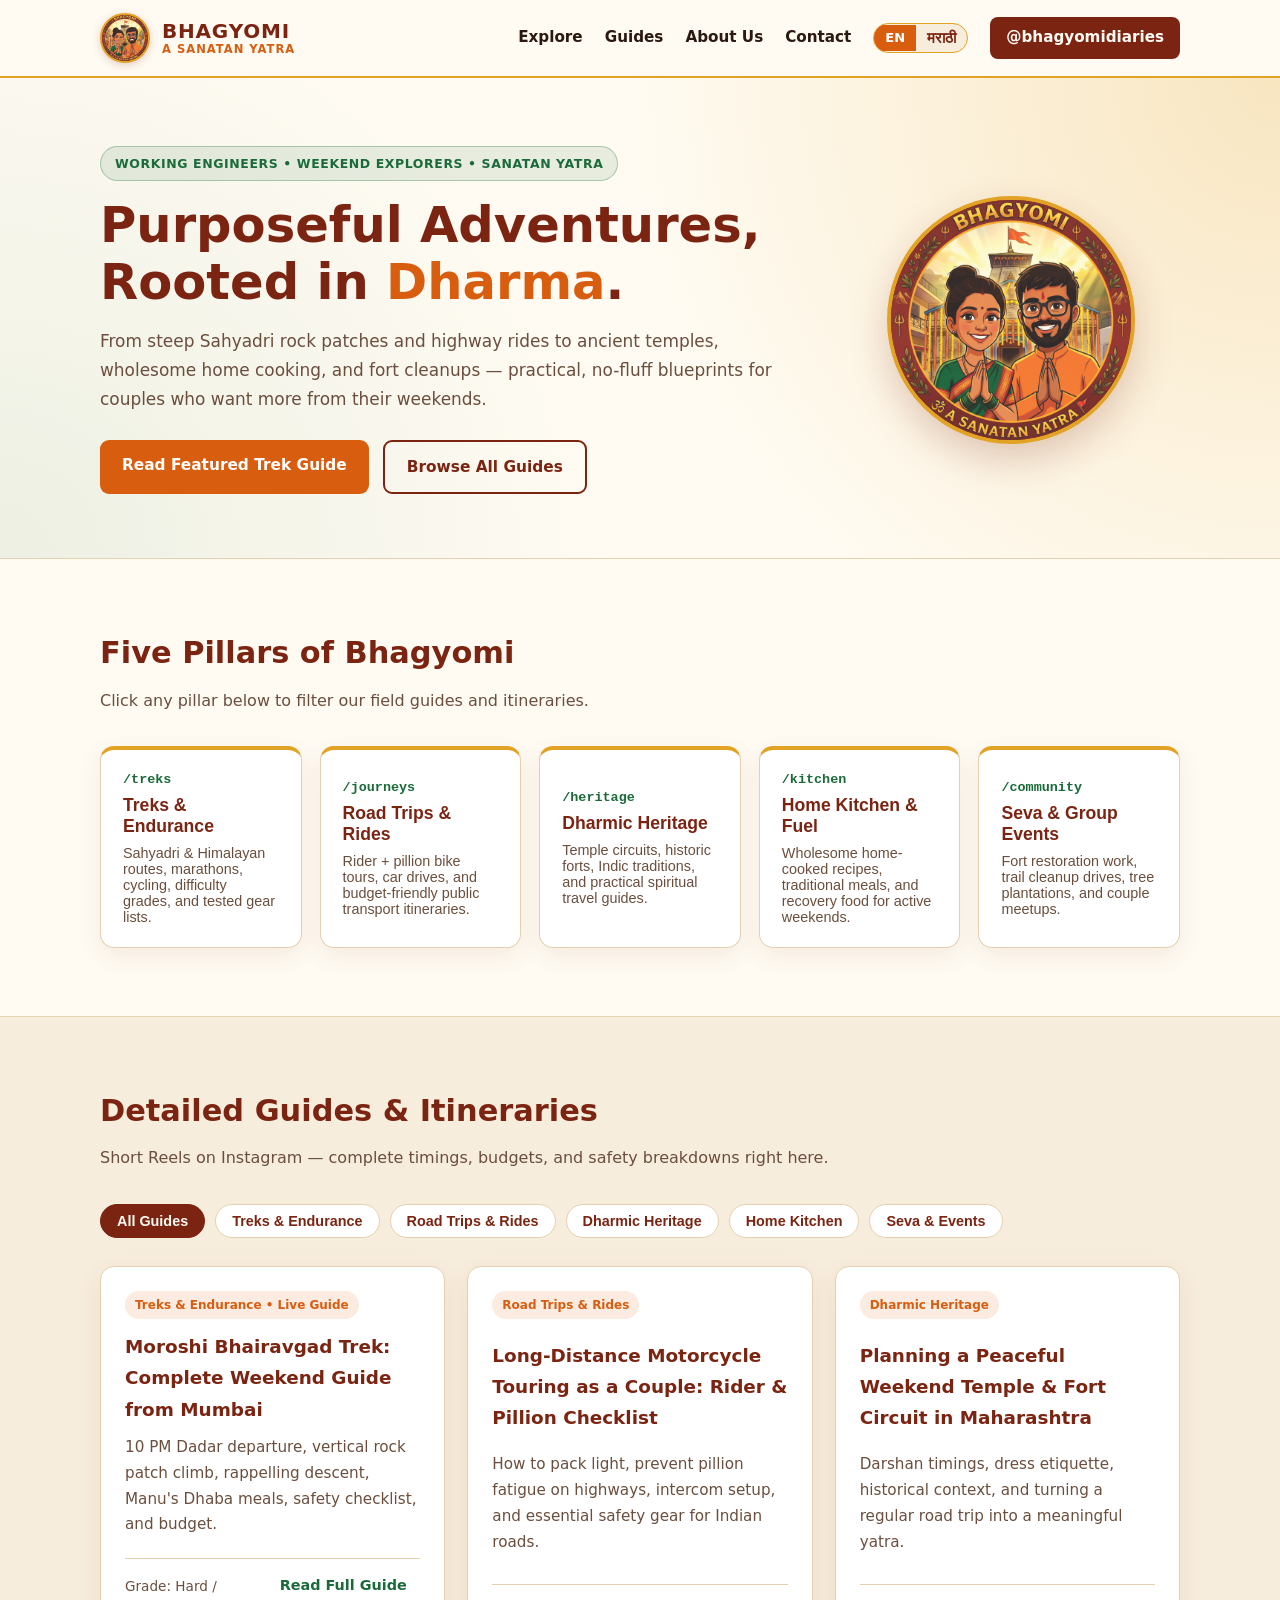
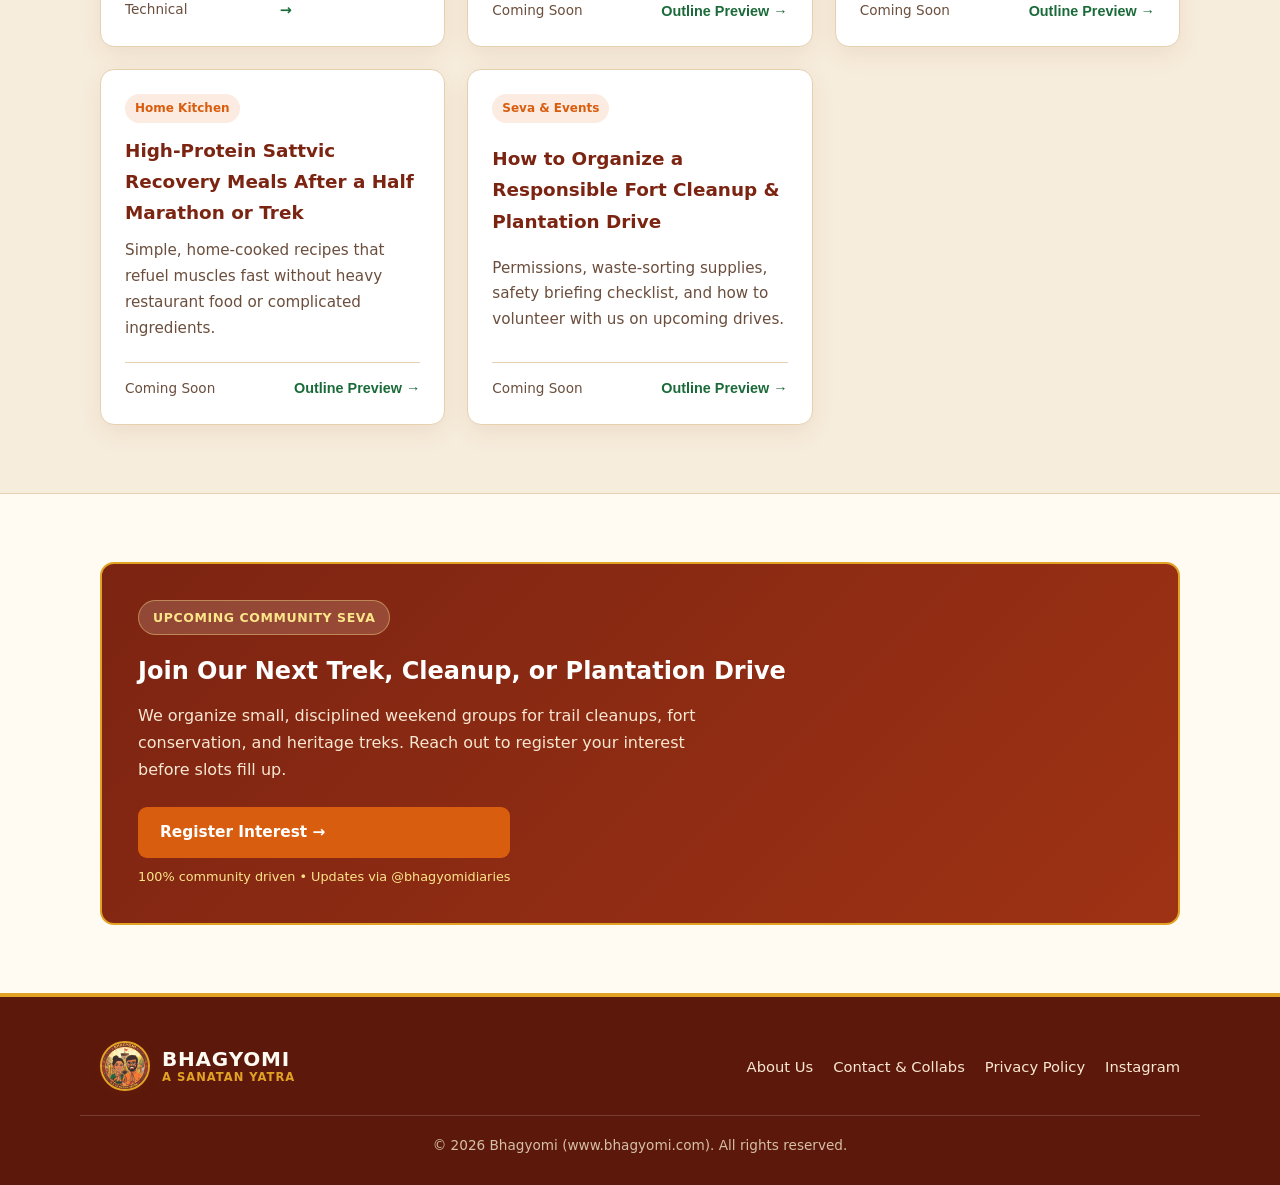
<file: index.html>
<!DOCTYPE html>
<html lang="en">
<head>
  <script async src="https://www.googletagmanager.com/gtm.js?id=GTM-TMKTP37L"></script>
  <script>
    window.dataLayer = window.dataLayer || [];
    function gtag(){dataLayer.push(arguments);}
    gtag('js', new Date());
  </script>
  <meta charset="UTF-8" />
  <meta name="viewport" content="width=device-width, initial-scale=1.0" />
  <meta name="description" content="Bhagyomi — A Sanatan Yatra. Couple treks, Sahyadri & Himalayan routes, road trips, Dharmic heritage, home recipes, and seva." />
  <title>Bhagyomi | A Sanatan Yatra — Adventure, Dharma & Mindful Couple Living</title>
  <link rel="icon" type="image/jpeg" href="assets/images/logo.png" />
  <link rel="alternate" hreflang="en" href="[https://www.bhagyomi.com/](https://www.bhagyomi.com/)" />
  <link rel="alternate" hreflang="mr" href="[https://www.bhagyomi.com/mr/](https://www.bhagyomi.com/mr/)" />
  <link rel="stylesheet" href="style.css" />
</head>
<body>

  <header class="navbar">
    <div class="container nav-inner">
      <a href="index.html" class="brand-wrap">
        <div class="logo-ring">
          <img src="assets/images/logo.png" alt="Bhagyomi Logo" />
        </div>
        <div class="brand-text">
          <span class="brand-title">BHAGYOMI</span>
          <span class="brand-sub">A Sanatan Yatra</span>
        </div>
      </a>
      <button class="menu-toggle" id="menuToggle" aria-label="Toggle menu">☰</button>
      <nav class="nav-links" id="navLinks">
        <a href="#pillars">Explore</a>
        <a href="#guides">Guides</a>
        <a href="about.html">About Us</a>
        <a href="contact.html">Contact</a>
        <div class="lang-toggle"><span class="lang-active">EN</span><a href="mr/index.html" lang="mr">मराठी</a></div>
        <a href="https://www.instagram.com/bhagyomidiaries/" target="_blank" rel="noopener" class="nav-cta">@bhagyomidiaries</a>
      </nav>
    </div>
  </header>

  <section id="top" class="hero">
    <div class="container hero-grid">
      <div>
        <span class="badge">Working Engineers • Weekend Explorers • Sanatan Yatra</span>
        <h1>Purposeful Adventures, Rooted in <span class="accent">Dharma</span>.</h1>
        <p>
          From steep Sahyadri rock patches and highway rides to ancient temples, wholesome home cooking,
          and fort cleanups — practical, no-fluff blueprints for couples who want more from their weekends.
        </p>
        <div class="hero-actions">
          <a href="treks/moroshi-bhairavgad.html" class="btn btn-primary">Read Featured Trek Guide</a>
          <a href="#guides" class="btn btn-outline">Browse All Guides</a>
        </div>
      </div>
      <div>
        <div class="hero-emblem-ring">
          <img src="assets/images/logo.png" alt="Bhagyomi - A Sanatan Yatra Emblem" />
        </div>
      </div>
    </div>
  </section>

  <section id="pillars" class="section">
    <div class="container">
      <div class="section-header">
        <h2>Five Pillars of Bhagyomi</h2>
        <p>Click any pillar below to filter our field guides and itineraries.</p>
      </div>

      <div class="pillar-grid">
        <button class="pillar-card" data-filter="treks">
          <div class="pillar-tag">/treks</div>
          <h3>Treks & Endurance</h3>
          <p>Sahyadri & Himalayan routes, marathons, cycling, difficulty grades, and tested gear lists.</p>
        </button>

        <button class="pillar-card" data-filter="journeys">
          <div class="pillar-tag">/journeys</div>
          <h3>Road Trips & Rides</h3>
          <p>Rider + pillion bike tours, car drives, and budget-friendly public transport itineraries.</p>
        </button>

        <button class="pillar-card" data-filter="heritage">
          <div class="pillar-tag">/heritage</div>
          <h3>Dharmic Heritage</h3>
          <p>Temple circuits, historic forts, Indic traditions, and practical spiritual travel guides.</p>
        </button>

        <button class="pillar-card" data-filter="kitchen">
          <div class="pillar-tag">/kitchen</div>
          <h3>Home Kitchen & Fuel</h3>
          <p>Wholesome home-cooked recipes, traditional meals, and recovery food for active weekends.</p>
        </button>

        <button class="pillar-card" data-filter="community">
          <div class="pillar-tag">/community</div>
          <h3>Seva & Group Events</h3>
          <p>Fort restoration work, trail cleanup drives, tree plantations, and couple meetups.</p>
        </button>
      </div>
    </div>
  </section>

  <section id="guides" class="section section-alt">
    <div class="container">
      <div class="section-header">
        <h2>Detailed Guides & Itineraries</h2>
        <p>Short Reels on Instagram — complete timings, budgets, and safety breakdowns right here.</p>
      </div>

      <div class="filter-bar" role="tablist" aria-label="Filter guides by category">
        <button class="filter-btn active" data-filter="all">All Guides</button>
        <button class="filter-btn" data-filter="treks">Treks & Endurance</button>
        <button class="filter-btn" data-filter="journeys">Road Trips & Rides</button>
        <button class="filter-btn" data-filter="heritage">Dharmic Heritage</button>
        <button class="filter-btn" data-filter="kitchen">Home Kitchen</button>
        <button class="filter-btn" data-filter="community">Seva & Events</button>
      </div>

      <div class="guide-grid" id="guideGrid">
        <article class="guide-card" data-category="treks">
          <span class="card-pill">Treks & Endurance • Live Guide</span>
          <h3>Moroshi Bhairavgad Trek: Complete Weekend Guide from Mumbai</h3>
          <p>10 PM Dadar departure, vertical rock patch climb, rappelling descent, Manu's Dhaba meals, safety checklist, and budget.</p>
          <div class="card-meta">
            <span>Grade: Hard / Technical</span>
            <a href="treks/moroshi-bhairavgad.html" class="read-more">Read Full Guide →</a>
          </div>
        </article>

        <article class="guide-card" data-category="journeys">
          <span class="card-pill">Road Trips & Rides</span>
          <h3>Long-Distance Motorcycle Touring as a Couple: Rider & Pillion Checklist</h3>
          <p>How to pack light, prevent pillion fatigue on highways, intercom setup, and essential safety gear for Indian roads.</p>
          <div class="card-meta">
            <span>Coming Soon</span>
            <button class="read-more" data-guide="bike-touring">Outline Preview →</button>
          </div>
        </article>

        <article class="guide-card" data-category="heritage">
          <span class="card-pill">Dharmic Heritage</span>
          <h3>Planning a Peaceful Weekend Temple & Fort Circuit in Maharashtra</h3>
          <p>Darshan timings, dress etiquette, historical context, and turning a regular road trip into a meaningful yatra.</p>
          <div class="card-meta">
            <span>Coming Soon</span>
            <button class="read-more" data-guide="heritage-circuit">Outline Preview →</button>
          </div>
        </article>

        <article class="guide-card" data-category="kitchen">
          <span class="card-pill">Home Kitchen</span>
          <h3>High-Protein Sattvic Recovery Meals After a Half Marathon or Trek</h3>
          <p>Simple, home-cooked recipes that refuel muscles fast without heavy restaurant food or complicated ingredients.</p>
          <div class="card-meta">
            <span>Coming Soon</span>
            <button class="read-more" data-guide="recovery-meals">Outline Preview →</button>
          </div>
        </article>

        <article class="guide-card" data-category="community">
          <span class="card-pill">Seva & Events</span>
          <h3>How to Organize a Responsible Fort Cleanup & Plantation Drive</h3>
          <p>Permissions, waste-sorting supplies, safety briefing checklist, and how to volunteer with us on upcoming drives.</p>
          <div class="card-meta">
            <span>Coming Soon</span>
            <button class="read-more" data-guide="fort-cleanup">Outline Preview →</button>
          </div>
        </article>
      </div>
    </div>
  </section>

  <section id="community" class="section">
    <div class="container">
      <div class="event-box">
        <div>
          <span class="badge">Upcoming Community Seva</span>
          <h2>Join Our Next Trek, Cleanup, or Plantation Drive</h2>
          <p>
            We organize small, disciplined weekend groups for trail cleanups, fort conservation,
            and heritage treks. Reach out to register your interest before slots fill up.
          </p>
        </div>
        <div class="event-actions">
          <a href="contact.html" class="btn btn-primary">Register Interest →</a>
          <span class="helper-note">100% community driven • Updates via @bhagyomidiaries</span>
        </div>
      </div>
    </div>
  </section>

  <footer class="footer">
    <div class="container footer-inner">
      <a href="index.html" class="brand-wrap">
        <div class="logo-ring">
          <img src="assets/images/logo.png" alt="Bhagyomi Logo" />
        </div>
        <div class="brand-text">
          <span class="brand-title">BHAGYOMI</span>
          <span class="brand-sub">A Sanatan Yatra</span>
        </div>
      </a>
      <div class="footer-links">
        <a href="about.html">About Us</a>
        <a href="contact.html">Contact & Collabs</a>
        <a href="privacy.html">Privacy Policy</a>
        <a href="https://www.instagram.com/bhagyomidiaries/" target="_blank" rel="noopener">Instagram</a>
      </div>
    </div>
    <div class="container copyright">
      © <span id="year"></span> Bhagyomi (www.bhagyomi.com). All rights reserved.
    </div>
  </footer>

  <div class="modal-backdrop" id="guideModal" aria-hidden="true">
    <div class="modal-box" role="dialog" aria-modal="true" aria-labelledby="modalTitle">
      <button class="modal-close" id="modalClose" aria-label="Close preview">×</button>
      <span class="card-pill" id="modalCategory"></span>
      <h3 id="modalTitle"></h3>
      <p id="modalBody"></p>
      <div class="modal-footer">
        <small>Follow <a href="https://www.instagram.com/bhagyomidiaries/" target="_blank" rel="noopener">@bhagyomidiaries</a> for live release updates.</small>
      </div>
    </div>
  </div>

  <script src="script.js"></script>
</body>
</html>
</file>
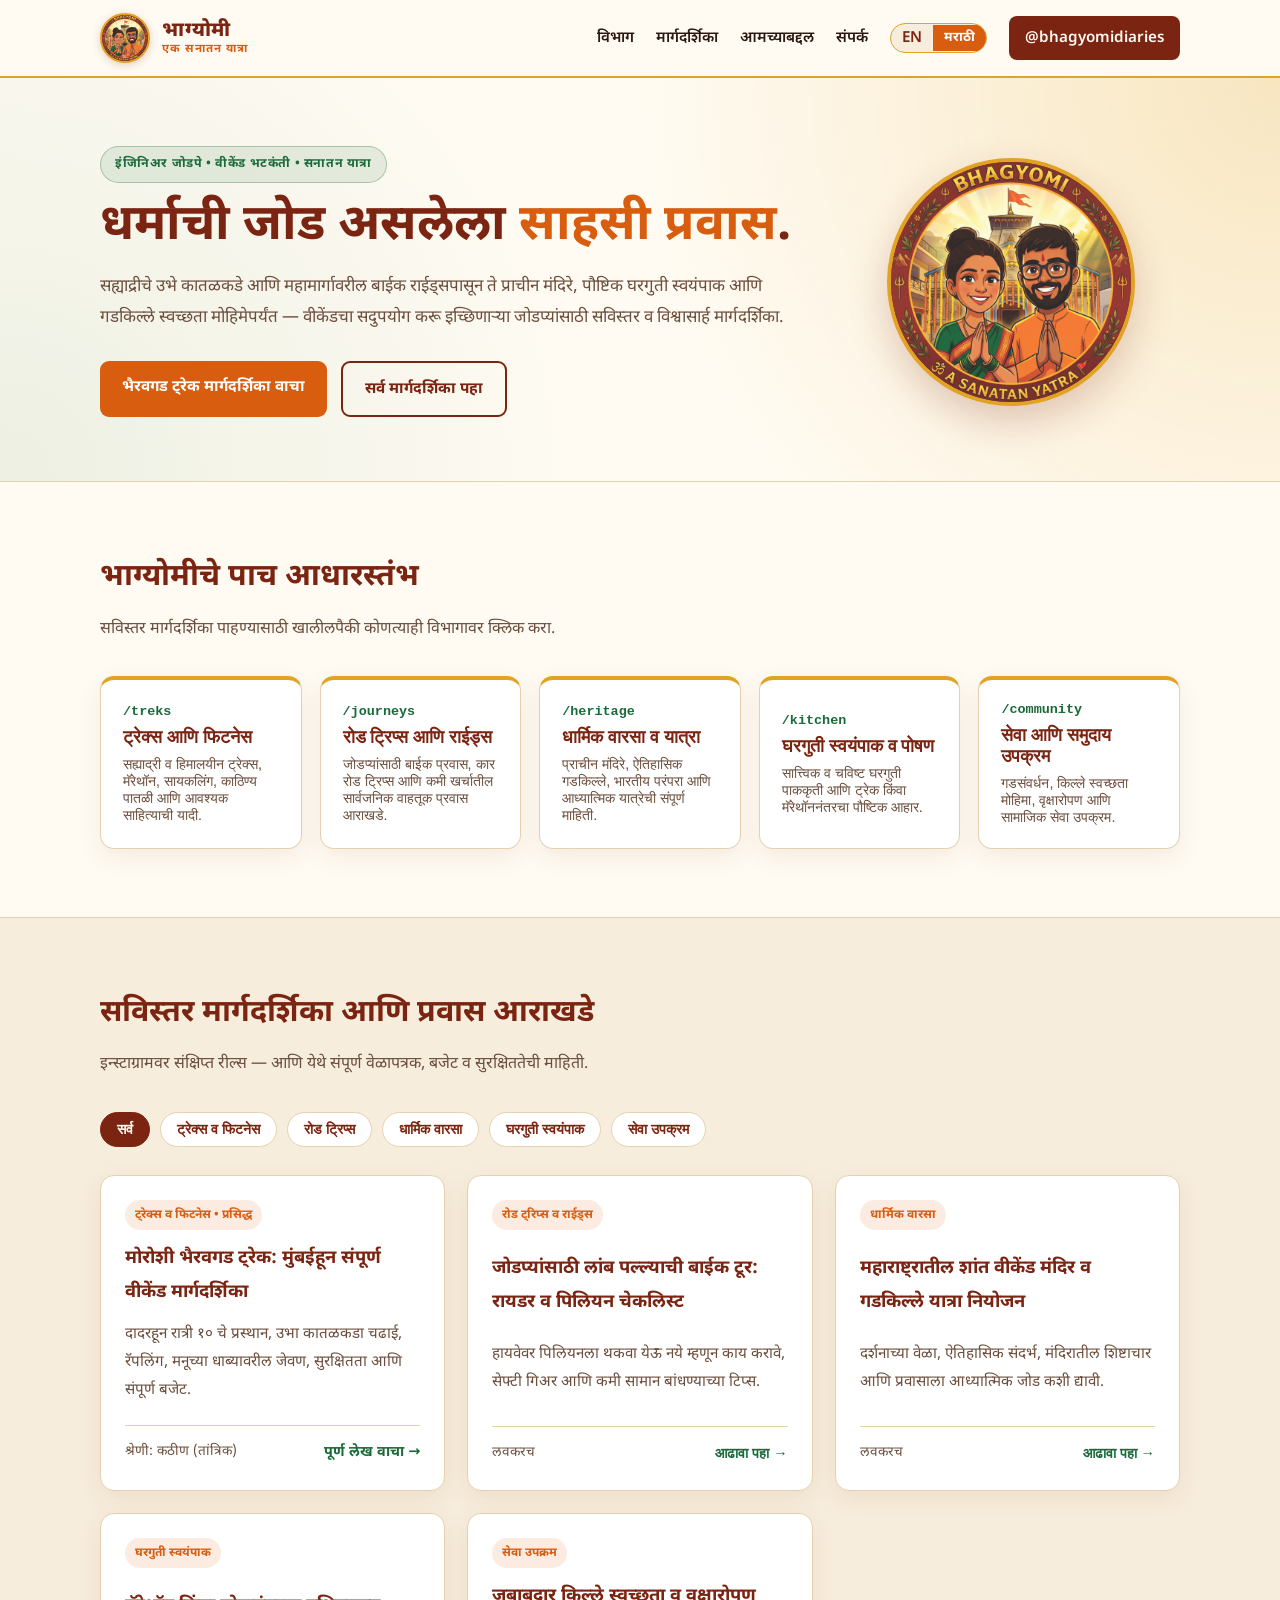
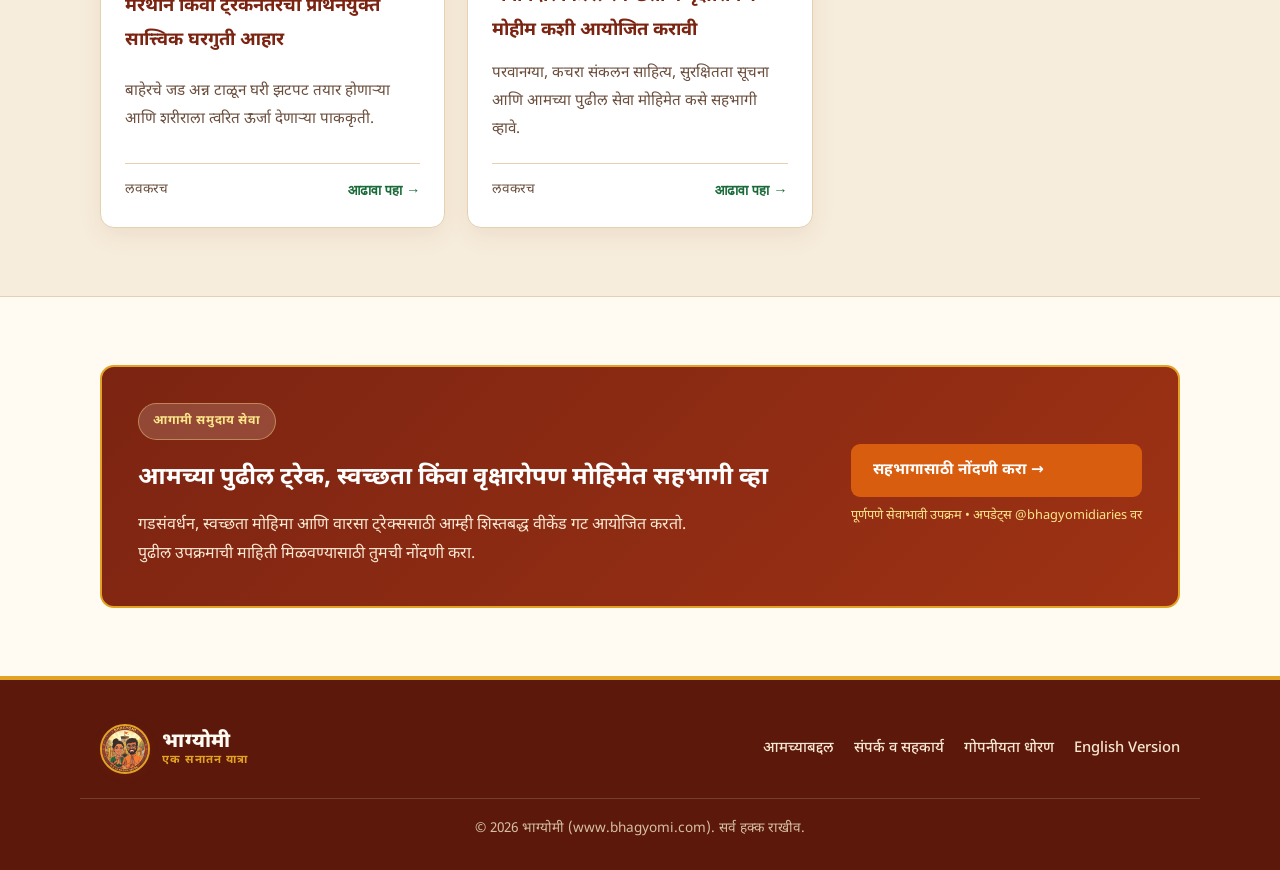
<file: mr/index.html>
<!DOCTYPE html>
<html lang="mr">
<head>
  <script async src="https://www.googletagmanager.com/gtm.js?id=GTM-TMKTP37L"></script>
  <script>
    window.dataLayer = window.dataLayer || [];
    function gtag(){dataLayer.push(arguments);}
    gtag('js', new Date());
  </script>
  <meta charset="UTF-8" />
  <meta name="viewport" content="width=device-width, initial-scale=1.0" />
  <meta name="description" content="भाग्योमी — एक सनातन यात्रा. जोडप्यांसाठी सह्याद्री व हिमालय ट्रेक्स, रोड ट्रिप्स, धार्मिक वारसा, घरगुती पाककृती आणि सेवा उपक्रम." />
  <title>भाग्योमी | एक सनातन यात्रा — साहस, धर्म आणि सजग सहजीवन</title>
  <link rel="alternate" hreflang="en" href="https://www.bhagyomi.com/" />
  <link rel="alternate" hreflang="mr" href="https://www.bhagyomi.com/mr/" />
  <link rel="icon" type="image/jpeg" href="../assets/images/logo.png" />
  <link rel="stylesheet" href="../style.css" />
</head>
<body>

  <header class="navbar">
    <div class="container nav-inner">
      <a href="index.html" class="brand-wrap">
        <div class="logo-ring">
          <img src="../assets/images/logo.png" alt="भाग्योमी लोगो" />
        </div>
        <div class="brand-text">
          <span class="brand-title">भाग्योमी</span>
          <span class="brand-sub">एक सनातन यात्रा</span>
        </div>
      </a>
      <button class="menu-toggle" id="menuToggle" aria-label="मेनू उघडा">☰</button>
      <nav class="nav-links" id="navLinks">
        <a href="#pillars">विभाग</a>
        <a href="#guides">मार्गदर्शिका</a>
        <a href="about.html">आमच्याबद्दल</a>
        <a href="contact.html">संपर्क</a>
        <div class="lang-toggle">
          <a href="../index.html" lang="en">EN</a>
          <span class="lang-active">मराठी</span>
        </div>
        <a href="https://www.instagram.com/bhagyomidiaries/" target="_blank" rel="noopener" class="nav-cta">@bhagyomidiaries</a>
      </nav>
    </div>
  </header>

  <section id="top" class="hero">
    <div class="container hero-grid">
      <div>
        <span class="badge">इंजिनिअर जोडपे • वीकेंड भटकंती • सनातन यात्रा</span>
        <h1>धर्माची जोड असलेला <span class="accent">साहसी प्रवास</span>.</h1>
        <p>
          सह्याद्रीचे उभे कातळकडे आणि महामार्गावरील बाईक राईड्सपासून ते प्राचीन मंदिरे, पौष्टिक घरगुती स्वयंपाक
          आणि गडकिल्ले स्वच्छता मोहिमेपर्यंत — वीकेंडचा सदुपयोग करू इच्छिणाऱ्या जोडप्यांसाठी सविस्तर व विश्वासार्ह मार्गदर्शिका.
        </p>
        <div class="hero-actions">
          <a href="treks/moroshi-bhairavgad.html" class="btn btn-primary">भैरवगड ट्रेक मार्गदर्शिका वाचा</a>
          <a href="#guides" class="btn btn-outline">सर्व मार्गदर्शिका पहा</a>
        </div>
      </div>
      <div>
        <div class="hero-emblem-ring">
          <img src="../assets/images/logo.png" alt="भाग्योमी - एक सनातन यात्रा" />
        </div>
      </div>
    </div>
  </section>

  <section id="pillars" class="section">
    <div class="container">
      <div class="section-header">
        <h2>भाग्योमीचे पाच आधारस्तंभ</h2>
        <p>सविस्तर मार्गदर्शिका पाहण्यासाठी खालीलपैकी कोणत्याही विभागावर क्लिक करा.</p>
      </div>

      <div class="pillar-grid">
        <button class="pillar-card" data-filter="treks">
          <div class="pillar-tag">/treks</div>
          <h3>ट्रेक्स आणि फिटनेस</h3>
          <p>सह्याद्री व हिमालयीन ट्रेक्स, मॅरेथॉन, सायकलिंग, काठिण्य पातळी आणि आवश्यक साहित्याची यादी.</p>
        </button>

        <button class="pillar-card" data-filter="journeys">
          <div class="pillar-tag">/journeys</div>
          <h3>रोड ट्रिप्स आणि राईड्स</h3>
          <p>जोडप्यांसाठी बाईक प्रवास, कार रोड ट्रिप्स आणि कमी खर्चातील सार्वजनिक वाहतूक प्रवास आराखडे.</p>
        </button>

        <button class="pillar-card" data-filter="heritage">
          <div class="pillar-tag">/heritage</div>
          <h3>धार्मिक वारसा व यात्रा</h3>
          <p>प्राचीन मंदिरे, ऐतिहासिक गडकिल्ले, भारतीय परंपरा आणि आध्यात्मिक यात्रेची संपूर्ण माहिती.</p>
        </button>

        <button class="pillar-card" data-filter="kitchen">
          <div class="pillar-tag">/kitchen</div>
          <h3>घरगुती स्वयंपाक व पोषण</h3>
          <p>सात्त्विक व चविष्ट घरगुती पाककृती आणि ट्रेक किंवा मॅरेथॉननंतरचा पौष्टिक आहार.</p>
        </button>

        <button class="pillar-card" data-filter="community">
          <div class="pillar-tag">/community</div>
          <h3>सेवा आणि समुदाय उपक्रम</h3>
          <p>गडसंवर्धन, किल्ले स्वच्छता मोहिमा, वृक्षारोपण आणि सामाजिक सेवा उपक्रम.</p>
        </button>
      </div>
    </div>
  </section>

  <section id="guides" class="section section-alt">
    <div class="container">
      <div class="section-header">
        <h2>सविस्तर मार्गदर्शिका आणि प्रवास आराखडे</h2>
        <p>इन्स्टाग्रामवर संक्षिप्त रील्स — आणि येथे संपूर्ण वेळापत्रक, बजेट व सुरक्षिततेची माहिती.</p>
      </div>

      <div class="filter-bar" role="tablist" aria-label="विभागानुसार मार्गदर्शिका निवडा">
        <button class="filter-btn active" data-filter="all">सर्व</button>
        <button class="filter-btn" data-filter="treks">ट्रेक्स व फिटनेस</button>
        <button class="filter-btn" data-filter="journeys">रोड ट्रिप्स</button>
        <button class="filter-btn" data-filter="heritage">धार्मिक वारसा</button>
        <button class="filter-btn" data-filter="kitchen">घरगुती स्वयंपाक</button>
        <button class="filter-btn" data-filter="community">सेवा उपक्रम</button>
      </div>

      <div class="guide-grid" id="guideGrid">
        <article class="guide-card" data-category="treks">
          <span class="card-pill">ट्रेक्स व फिटनेस • प्रसिद्ध</span>
          <h3>मोरोशी भैरवगड ट्रेक: मुंबईहून संपूर्ण वीकेंड मार्गदर्शिका</h3>
          <p>दादरहून रात्री १० चे प्रस्थान, उभा कातळकडा चढाई, रॅपलिंग, मनूच्या धाब्यावरील जेवण, सुरक्षितता आणि संपूर्ण बजेट.</p>
          <div class="card-meta">
            <span>श्रेणी: कठीण (तांत्रिक)</span>
            <a href="treks/moroshi-bhairavgad.html" class="read-more">पूर्ण लेख वाचा →</a>
          </div>
        </article>

        <article class="guide-card" data-category="journeys">
          <span class="card-pill">रोड ट्रिप्स व राईड्स</span>
          <h3>जोडप्यांसाठी लांब पल्ल्याची बाईक टूर: रायडर व पिलियन चेकलिस्ट</h3>
          <p>हायवेवर पिलियनला थकवा येऊ नये म्हणून काय करावे, सेफ्टी गिअर आणि कमी सामान बांधण्याच्या टिप्स.</p>
          <div class="card-meta">
            <span>लवकरच</span>
            <button class="read-more" data-guide="bike-touring">आढावा पहा →</button>
          </div>
        </article>

        <article class="guide-card" data-category="heritage">
          <span class="card-pill">धार्मिक वारसा</span>
          <h3>महाराष्ट्रातील शांत वीकेंड मंदिर व गडकिल्ले यात्रा नियोजन</h3>
          <p>दर्शनाच्या वेळा, ऐतिहासिक संदर्भ, मंदिरातील शिष्टाचार आणि प्रवासाला आध्यात्मिक जोड कशी द्यावी.</p>
          <div class="card-meta">
            <span>लवकरच</span>
            <button class="read-more" data-guide="heritage-circuit">आढावा पहा →</button>
          </div>
        </article>

        <article class="guide-card" data-category="kitchen">
          <span class="card-pill">घरगुती स्वयंपाक</span>
          <h3>मॅरेथॉन किंवा ट्रेकनंतरचा प्रथिनयुक्त सात्त्विक घरगुती आहार</h3>
          <p>बाहेरचे जड अन्न टाळून घरी झटपट तयार होणाऱ्या आणि शरीराला त्वरित ऊर्जा देणाऱ्या पाककृती.</p>
          <div class="card-meta">
            <span>लवकरच</span>
            <button class="read-more" data-guide="recovery-meals">आढावा पहा →</button>
          </div>
        </article>

        <article class="guide-card" data-category="community">
          <span class="card-pill">सेवा उपक्रम</span>
          <h3>जबाबदार किल्ले स्वच्छता व वृक्षारोपण मोहीम कशी आयोजित करावी</h3>
          <p>परवानग्या, कचरा संकलन साहित्य, सुरक्षितता सूचना आणि आमच्या पुढील सेवा मोहिमेत कसे सहभागी व्हावे.</p>
          <div class="card-meta">
            <span>लवकरच</span>
            <button class="read-more" data-guide="fort-cleanup">आढावा पहा →</button>
          </div>
        </article>
      </div>
    </div>
  </section>

  <section id="community" class="section">
    <div class="container">
      <div class="event-box">
        <div>
          <span class="badge">आगामी समुदाय सेवा</span>
          <h2>आमच्या पुढील ट्रेक, स्वच्छता किंवा वृक्षारोपण मोहिमेत सहभागी व्हा</h2>
          <p>
            गडसंवर्धन, स्वच्छता मोहिमा आणि वारसा ट्रेक्ससाठी आम्ही शिस्तबद्ध वीकेंड गट आयोजित करतो.
            पुढील उपक्रमाची माहिती मिळवण्यासाठी तुमची नोंदणी करा.
          </p>
        </div>
        <div class="event-actions">
          <a href="contact.html" class="btn btn-primary">सहभागासाठी नोंदणी करा →</a>
          <span class="helper-note">पूर्णपणे सेवाभावी उपक्रम • अपडेट्स @bhagyomidiaries वर</span>
        </div>
      </div>
    </div>
  </section>

  <footer class="footer">
    <div class="container footer-inner">
      <a href="index.html" class="brand-wrap">
        <div class="logo-ring">
          <img src="../assets/images/logo.png" alt="भाग्योमी लोगो" />
        </div>
        <div class="brand-text">
          <span class="brand-title">भाग्योमी</span>
          <span class="brand-sub">एक सनातन यात्रा</span>
        </div>
      </a>
      <div class="footer-links">
        <a href="about.html">आमच्याबद्दल</a>
        <a href="contact.html">संपर्क व सहकार्य</a>
        <a href="privacy.html">गोपनीयता धोरण</a>
        <a href="../index.html" lang="en">English Version</a>
      </div>
    </div>
    <div class="container copyright">
      © <span id="year"></span> भाग्योमी (www.bhagyomi.com). सर्व हक्क राखीव.
    </div>
  </footer>

  <div class="modal-backdrop" id="guideModal" aria-hidden="true">
    <div class="modal-box" role="dialog" aria-modal="true" aria-labelledby="modalTitle">
      <button class="modal-close" id="modalClose" aria-label="बंद करा">×</button>
      <span class="card-pill" id="modalCategory"></span>
      <h3 id="modalTitle"></h3>
      <p id="modalBody"></p>
      <div class="modal-footer">
        <small>नवीन लेखांसाठी <a href="https://www.instagram.com/bhagyomidiaries/" target="_blank" rel="noopener">@bhagyomidiaries</a> ला फॉलो करा.</small>
      </div>
    </div>
  </div>

  <script src="../script.js"></script>
</body>
</html>
</file>
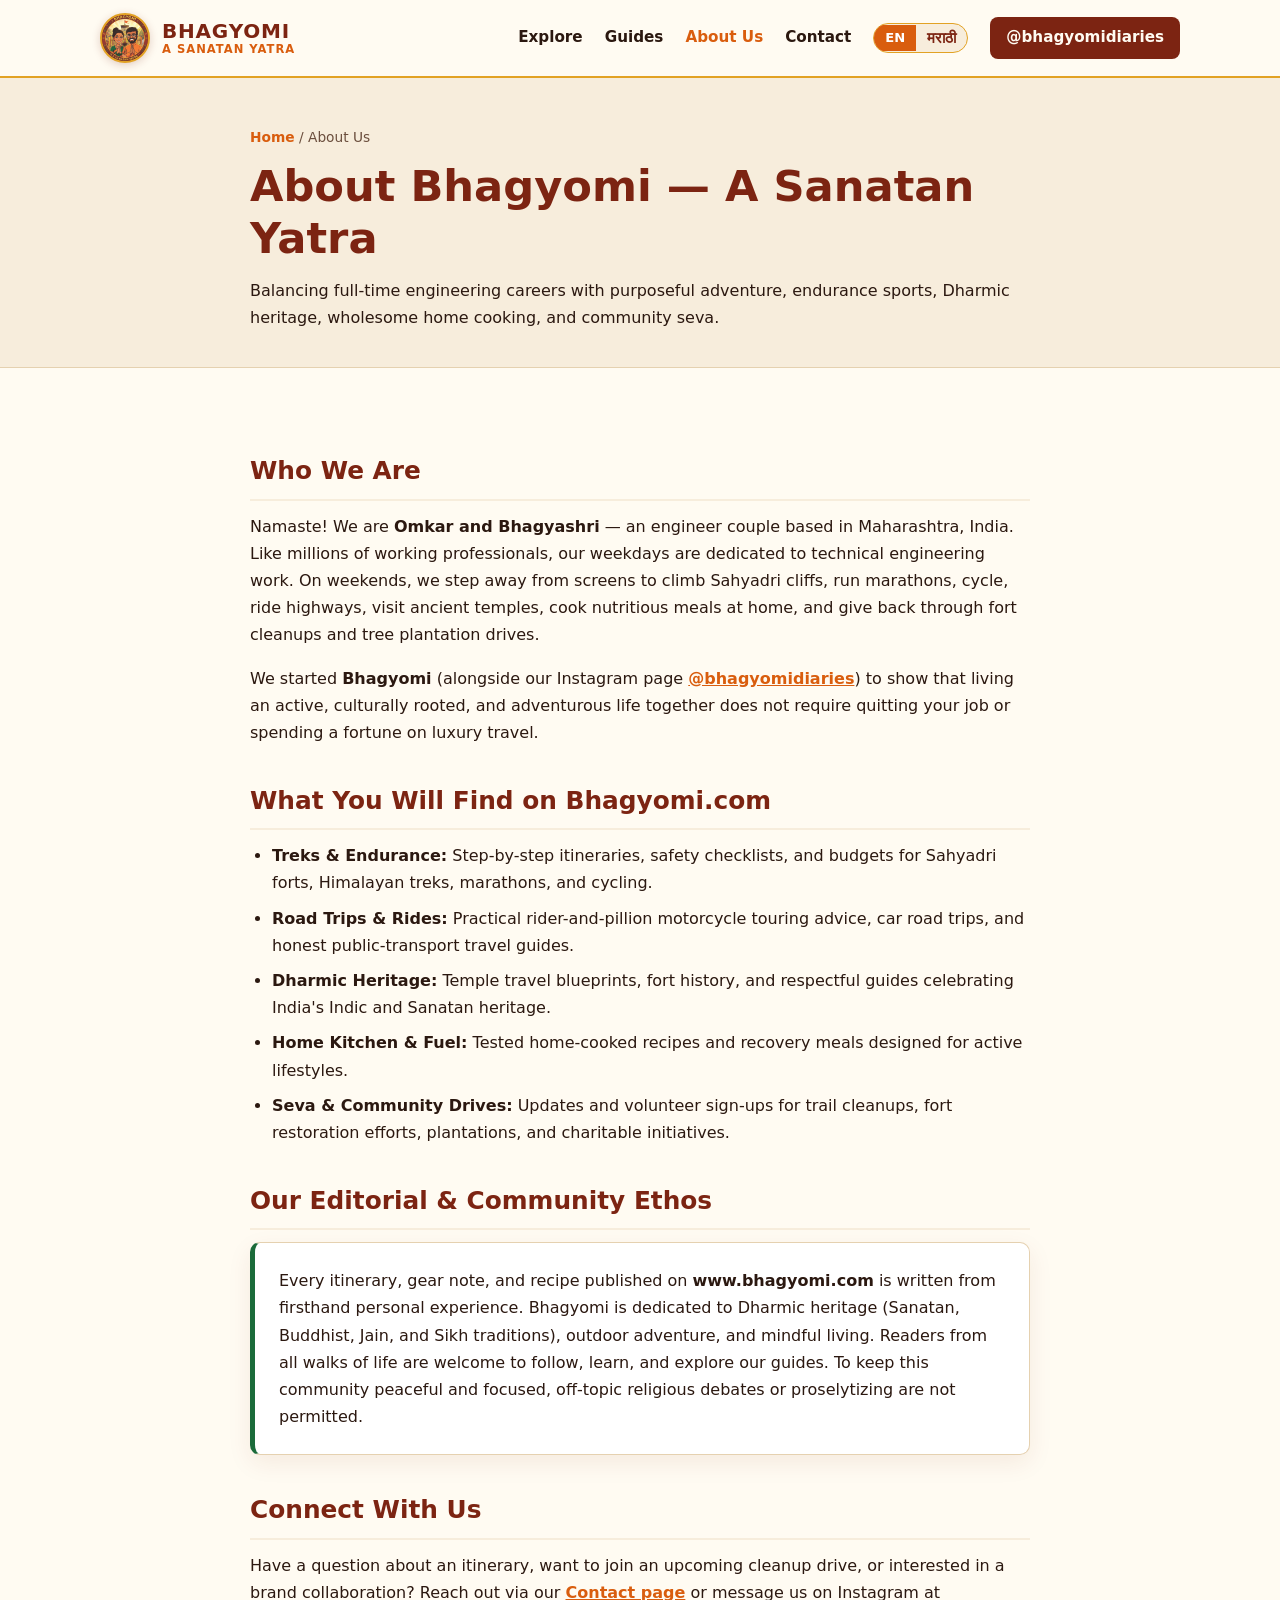
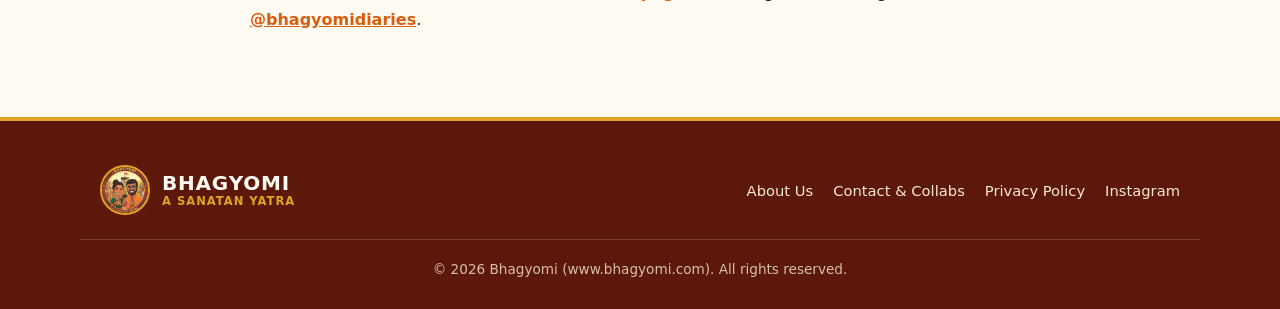
<file: about.html>
<!DOCTYPE html>
<html lang="en">
<head>
  <script async src="https://www.googletagmanager.com/gtm.js?id=GTM-TMKTP37L"></script>
  <script>
    window.dataLayer = window.dataLayer || [];
    function gtag(){dataLayer.push(arguments);}
    gtag('js', new Date());
  </script>
  <meta charset="UTF-8" />
  <meta name="viewport" content="width=device-width, initial-scale=1.0" />
  <meta name="description" content="About Bhagyomi — A Sanatan Yatra. Meet the engineer couple behind our trek guides, road trips, Dharmic heritage notes, home kitchen recipes, and seva drives." />
  <title>About Us | Bhagyomi — A Sanatan Yatra</title>
  <link rel="icon" type="image/jpeg" href="assets/images/logo.png" />
  <link rel="alternate" hreflang="en" href="[https://www.bhagyomi.com/about.html](https://www.bhagyomi.com/about.html)" />
  <link rel="alternate" hreflang="mr" href="[https://www.bhagyomi.com/mr/about.html](https://www.bhagyomi.com/mr/about.html)" />
  <link rel="stylesheet" href="style.css" />
</head>
<body>

  <header class="navbar">
    <div class="container nav-inner">
      <a href="index.html" class="brand-wrap">
        <div class="logo-ring">
          <img src="assets/images/logo.png" alt="Bhagyomi Logo" />
        </div>
        <div class="brand-text">
          <span class="brand-title">BHAGYOMI</span>
          <span class="brand-sub">A Sanatan Yatra</span>
        </div>
      </a>
      <button class="menu-toggle" id="menuToggle" aria-label="Toggle menu">☰</button>
      <nav class="nav-links" id="navLinks">
        <a href="index.html#pillars">Explore</a>
        <a href="index.html#guides">Guides</a>
        <a href="about.html" class="active-link">About Us</a>
        <a href="contact.html">Contact</a>
        <div class="lang-toggle"><span class="lang-active">EN</span><a href="mr/about.html" lang="mr">मराठी</a></div>
        <a href="https://www.instagram.com/bhagyomidiaries/" target="_blank" rel="noopener" class="nav-cta">@bhagyomidiaries</a>
      </nav>
    </div>
  </header>

  <section class="page-header">
    <div class="container narrow">
      <div class="breadcrumb"><a href="index.html">Home</a> / About Us</div>
      <h1>About Bhagyomi — A Sanatan Yatra</h1>
      <p>Balancing full-time engineering careers with purposeful adventure, endurance sports, Dharmic heritage, wholesome home cooking, and community seva.</p>
    </div>
  </section>

  <main class="prose">
    <div class="container narrow">
      <h2>Who We Are</h2>
      <p>
        Namaste! We are <strong>Omkar and Bhagyashri</strong> — an engineer couple based in Maharashtra, India. Like millions of working professionals, our weekdays are dedicated to technical engineering work. On weekends, we step away from screens to climb Sahyadri cliffs, run marathons, cycle, ride highways, visit ancient temples, cook nutritious meals at home, and give back through fort cleanups and tree plantation drives.
      </p>
      <p>
        We started <strong>Bhagyomi</strong> (alongside our Instagram page <a href="https://www.instagram.com/bhagyomidiaries/" target="_blank" rel="noopener">@bhagyomidiaries</a>) to show that living an active, culturally rooted, and adventurous life together does not require quitting your job or spending a fortune on luxury travel.
      </p>

      <h2>What You Will Find on Bhagyomi.com</h2>
      <ul>
        <li><strong>Treks & Endurance:</strong> Step-by-step itineraries, safety checklists, and budgets for Sahyadri forts, Himalayan treks, marathons, and cycling.</li>
        <li><strong>Road Trips & Rides:</strong> Practical rider-and-pillion motorcycle touring advice, car road trips, and honest public-transport travel guides.</li>
        <li><strong>Dharmic Heritage:</strong> Temple travel blueprints, fort history, and respectful guides celebrating India's Indic and Sanatan heritage.</li>
        <li><strong>Home Kitchen & Fuel:</strong> Tested home-cooked recipes and recovery meals designed for active lifestyles.</li>
        <li><strong>Seva & Community Drives:</strong> Updates and volunteer sign-ups for trail cleanups, fort restoration efforts, plantations, and charitable initiatives.</li>
      </ul>

      <h2>Our Editorial & Community Ethos</h2>
      <div class="ethos-box">
        <p style="margin-bottom: 0;">
          Every itinerary, gear note, and recipe published on <strong>www.bhagyomi.com</strong> is written from firsthand personal experience. Bhagyomi is dedicated to Dharmic heritage (Sanatan, Buddhist, Jain, and Sikh traditions), outdoor adventure, and mindful living. Readers from all walks of life are welcome to follow, learn, and explore our guides. To keep this community peaceful and focused, off-topic religious debates or proselytizing are not permitted.
        </p>
      </div>

      <h2>Connect With Us</h2>
      <p>
        Have a question about an itinerary, want to join an upcoming cleanup drive, or interested in a brand collaboration? Reach out via our <a href="contact.html">Contact page</a> or message us on Instagram at <a href="https://www.instagram.com/bhagyomidiaries/" target="_blank" rel="noopener">@bhagyomidiaries</a>.
      </p>
    </div>
  </main>

  <footer class="footer">
    <div class="container footer-inner">
      <a href="index.html" class="brand-wrap">
        <div class="logo-ring">
          <img src="assets/images/logo.png" alt="Bhagyomi Logo" />
        </div>
        <div class="brand-text">
          <span class="brand-title">BHAGYOMI</span>
          <span class="brand-sub">A Sanatan Yatra</span>
        </div>
      </a>
      <div class="footer-links">
        <a href="about.html">About Us</a>
        <a href="contact.html">Contact & Collabs</a>
        <a href="privacy.html">Privacy Policy</a>
        <a href="https://www.instagram.com/bhagyomidiaries/" target="_blank" rel="noopener">Instagram</a>
      </div>
    </div>
    <div class="container copyright">
      © <span id="year"></span> Bhagyomi (www.bhagyomi.com). All rights reserved.
    </div>
  </footer>

  <script src="script.js"></script>
</body>
</html>
</file>
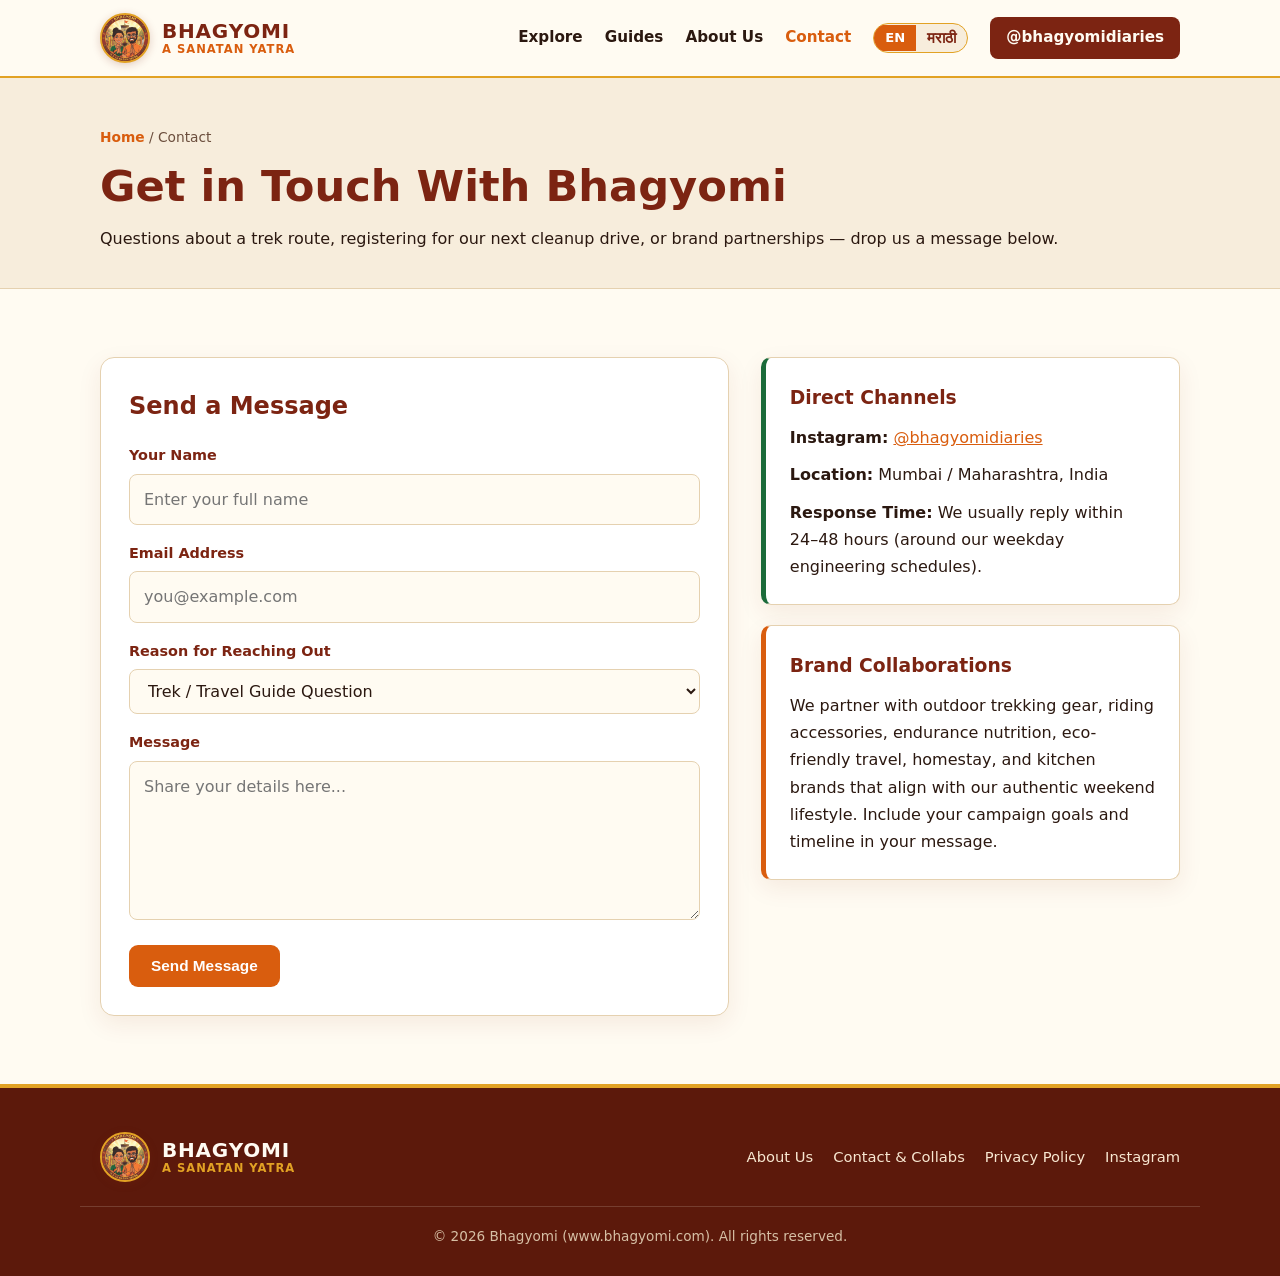
<file: contact.html>
<!DOCTYPE html>
<html lang="en">
<head>
  <script async src="https://www.googletagmanager.com/gtm.js?id=GTM-TMKTP37L"></script>
  <script>
    window.dataLayer = window.dataLayer || [];
    function gtag(){dataLayer.push(arguments);}
    gtag('js', new Date());
  </script>
  <meta charset="UTF-8" />
  <meta name="viewport" content="width=device-width, initial-scale=1.0" />
  <meta name="description" content="Contact Bhagyomi for trek questions, community cleanup drives, fort restoration events, and brand collaborations." />
  <title>Contact Us | Bhagyomi — A Sanatan Yatra</title>
  <link rel="icon" type="image/jpeg" href="assets/images/logo.png" />
  <link rel="alternate" hreflang="en" href="[https://www.bhagyomi.com/contact.html](https://www.bhagyomi.com/contact.html)" />
  <link rel="alternate" hreflang="mr" href="[https://www.bhagyomi.com/mr/contact.html](https://www.bhagyomi.com/mr/contact.html)" />
  <link rel="stylesheet" href="style.css" />
</head>
<body>

  <header class="navbar">
    <div class="container nav-inner">
      <a href="index.html" class="brand-wrap">
        <div class="logo-ring">
          <img src="assets/images/logo.png" alt="Bhagyomi Logo" />
        </div>
        <div class="brand-text">
          <span class="brand-title">BHAGYOMI</span>
          <span class="brand-sub">A Sanatan Yatra</span>
        </div>
      </a>
      <button class="menu-toggle" id="menuToggle" aria-label="Toggle menu">☰</button>
      <nav class="nav-links" id="navLinks">
        <a href="index.html#pillars">Explore</a>
        <a href="index.html#guides">Guides</a>
        <a href="about.html">About Us</a>
        <a href="contact.html" class="active-link">Contact</a>
        <div class="lang-toggle"><span class="lang-active">EN</span><a href="mr/contact.html" lang="mr">मराठी</a></div>
        <a href="https://www.instagram.com/bhagyomidiaries/" target="_blank" rel="noopener" class="nav-cta">@bhagyomidiaries</a>
      </nav>
    </div>
  </header>

  <section class="page-header">
    <div class="container">
      <div class="breadcrumb"><a href="index.html">Home</a> / Contact</div>
      <h1>Get in Touch With Bhagyomi</h1>
      <p>Questions about a trek route, registering for our next cleanup drive, or brand partnerships — drop us a message below.</p>
    </div>
  </section>

  <main class="section">
    <div class="container contact-grid">
      <div class="form-card">
        <h2 style="color: var(--maroon); margin-bottom: 16px;">Send a Message</h2>
        <!-- Get a free key at https://web3forms.com and replace YOUR_WEB3FORMS_ACCESS_KEY -->
        <form action="https://api.web3forms.com/submit" method="POST">
          <input type="hidden" name="access_key" value="YOUR_WEB3FORMS_ACCESS_KEY" />
          <input type="hidden" name="subject" value="New Message from Bhagyomi.com" />

          <div class="form-group">
            <label for="name">Your Name</label>
            <input type="text" id="name" name="name" required placeholder="Enter your full name" />
          </div>

          <div class="form-group">
            <label for="email">Email Address</label>
            <input type="email" id="email" name="email" required placeholder="you@example.com" />
          </div>

          <div class="form-group">
            <label for="topic">Reason for Reaching Out</label>
            <select id="topic" name="topic">
              <option value="Trek or Travel Question">Trek / Travel Guide Question</option>
              <option value="Community Seva / Event">Join Upcoming Cleanup / Plantation / Trek</option>
              <option value="Brand Collaboration">Brand Collaboration / Sponsorship</option>
              <option value="General Feedback">General Feedback</option>
            </select>
          </div>

          <div class="form-group">
            <label for="message">Message</label>
            <textarea id="message" name="message" rows="5" required placeholder="Share your details here..."></textarea>
          </div>

          <button type="submit" class="btn btn-primary">Send Message</button>
        </form>
      </div>

      <div>
        <div class="ethos-box" style="margin-bottom: 20px;">
          <h3 style="color: var(--maroon); margin-bottom: 10px;">Direct Channels</h3>
          <p style="margin-bottom: 10px;"><strong>Instagram:</strong> <a href="https://www.instagram.com/bhagyomidiaries/" target="_blank" rel="noopener" style="color: var(--saffron);">@bhagyomidiaries</a></p>
          <p style="margin-bottom: 10px;"><strong>Location:</strong> Mumbai / Maharashtra, India</p>
          <p><strong>Response Time:</strong> We usually reply within 24–48 hours (around our weekday engineering schedules).</p>
        </div>

        <div class="ethos-box" style="border-left-color: var(--saffron);">
          <h3 style="color: var(--maroon); margin-bottom: 10px;">Brand Collaborations</h3>
          <p>We partner with outdoor trekking gear, riding accessories, endurance nutrition, eco-friendly travel, homestay, and kitchen brands that align with our authentic weekend lifestyle. Include your campaign goals and timeline in your message.</p>
        </div>
      </div>
    </div>
  </main>

  <footer class="footer">
    <div class="container footer-inner">
      <a href="index.html" class="brand-wrap">
        <div class="logo-ring">
          <img src="assets/images/logo.png" alt="Bhagyomi Logo" />
        </div>
        <div class="brand-text">
          <span class="brand-title">BHAGYOMI</span>
          <span class="brand-sub">A Sanatan Yatra</span>
        </div>
      </a>
      <div class="footer-links">
        <a href="about.html">About Us</a>
        <a href="contact.html">Contact & Collabs</a>
        <a href="privacy.html">Privacy Policy</a>
        <a href="https://www.instagram.com/bhagyomidiaries/" target="_blank" rel="noopener">Instagram</a>
      </div>
    </div>
    <div class="container copyright">
      © <span id="year"></span> Bhagyomi (www.bhagyomi.com). All rights reserved.
    </div>
  </footer>

  <script src="script.js"></script>
</body>
</html>
</file>
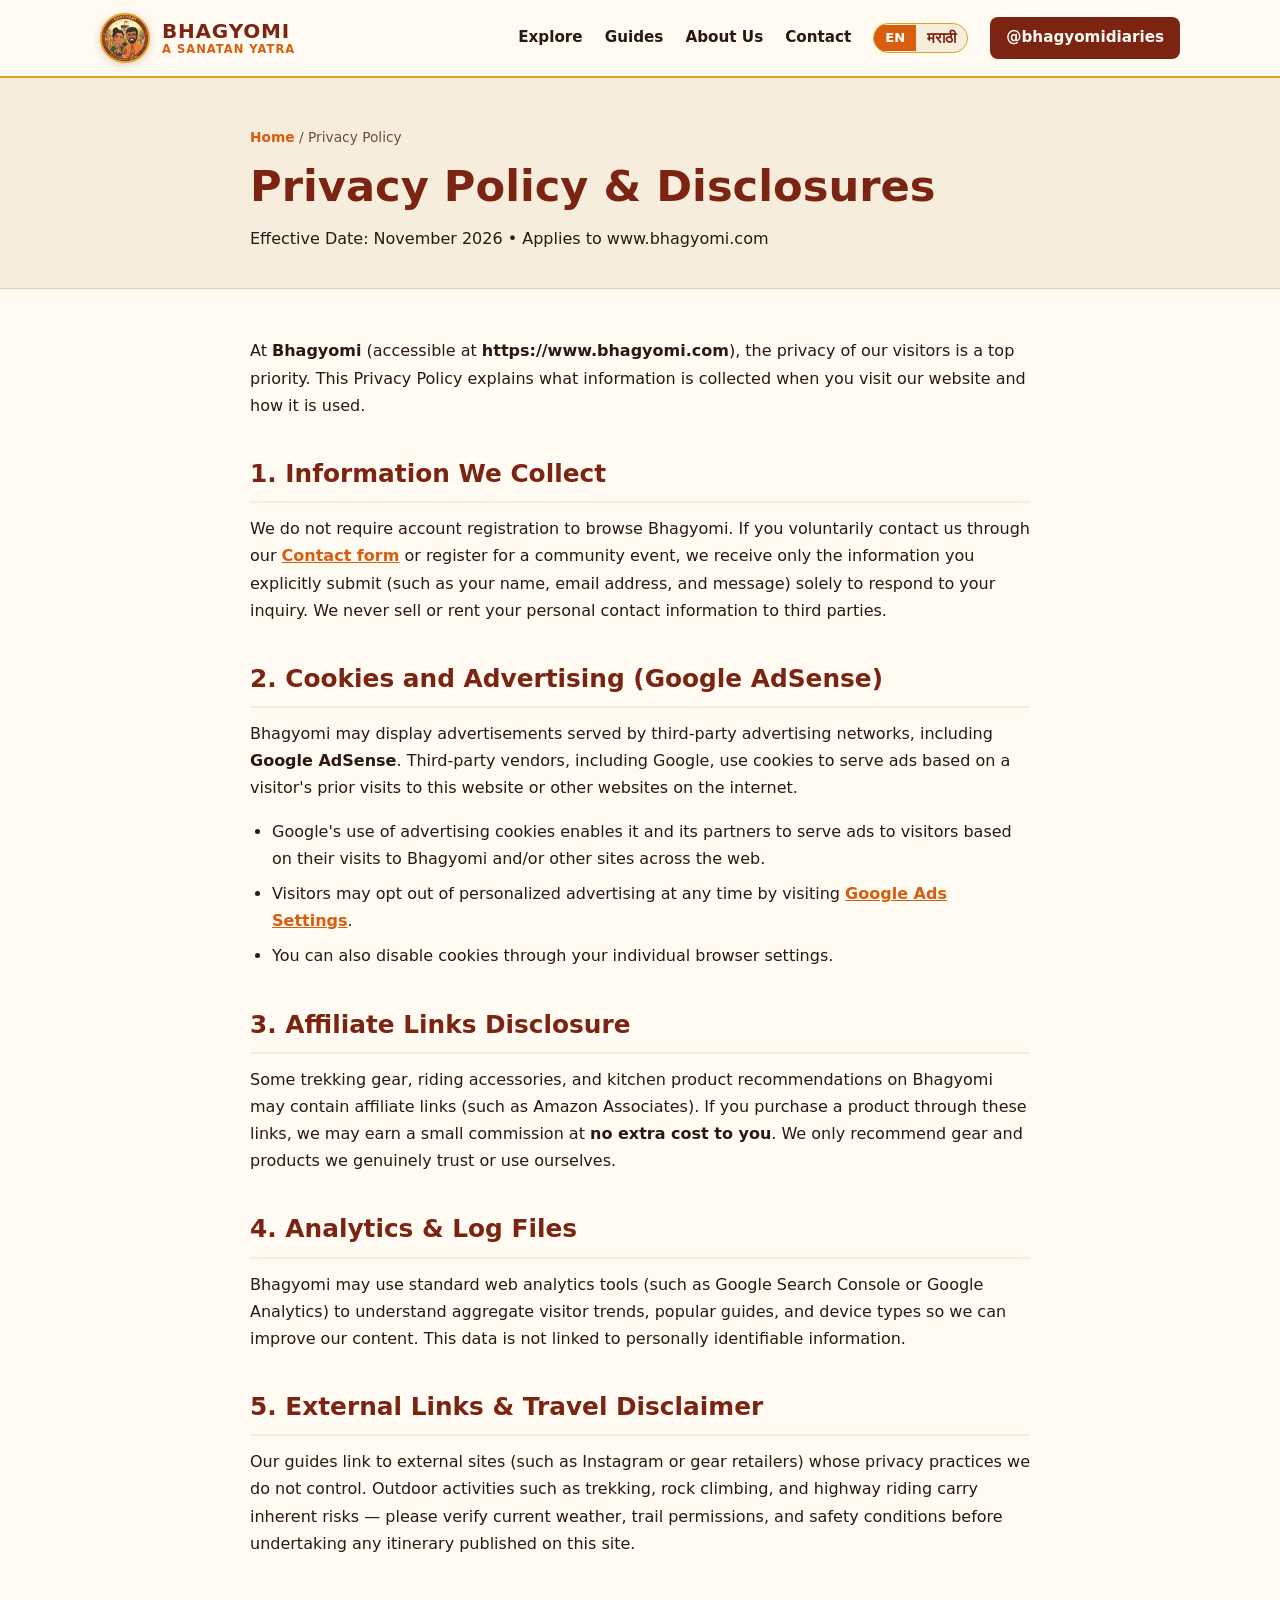
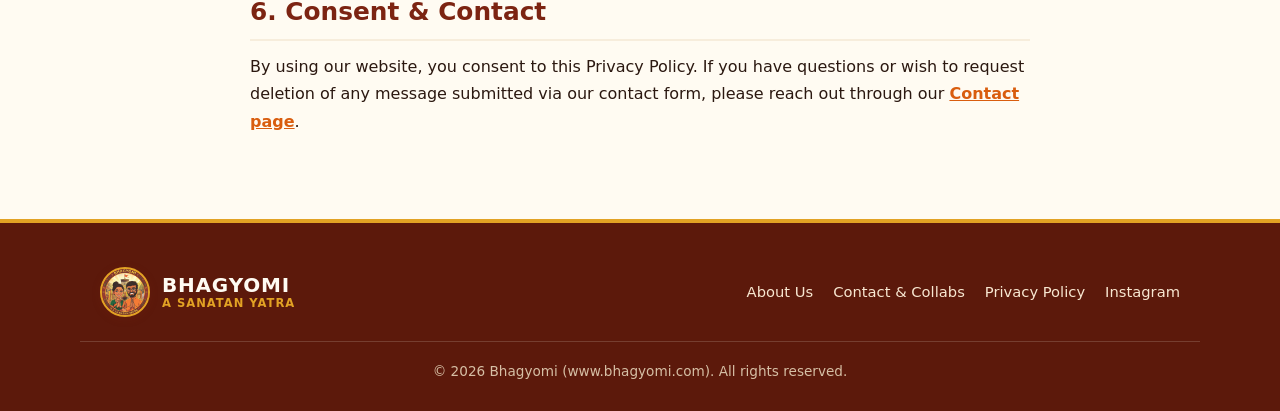
<file: privacy.html>
<!DOCTYPE html>
<html lang="en">
<head>
  <script async src="https://www.googletagmanager.com/gtm.js?id=GTM-TMKTP37L"></script>
  <script>
    window.dataLayer = window.dataLayer || [];
    function gtag(){dataLayer.push(arguments);}
    gtag('js', new Date());
  </script>
  <meta charset="UTF-8" />
  <meta name="viewport" content="width=device-width, initial-scale=1.0" />
  <meta name="description" content="Privacy Policy, Cookie Notice, Google AdSense Disclosure, and Affiliate Disclosure for www.bhagyomi.com." />
  <title>Privacy Policy | Bhagyomi — A Sanatan Yatra</title>
  <link rel="icon" type="image/jpeg" href="assets/images/logo.png" />
  <link rel="alternate" hreflang="en" href="[https://www.bhagyomi.com/privacy.html](https://www.bhagyomi.com/privacy.html)" />
  <link rel="alternate" hreflang="mr" href="[https://www.bhagyomi.com/mr/privacy.html](https://www.bhagyomi.com/mr/privacy.html)" />
  <link rel="stylesheet" href="style.css" />
</head>
<body>

  <header class="navbar">
    <div class="container nav-inner">
      <a href="index.html" class="brand-wrap">
        <div class="logo-ring">
          <img src="assets/images/logo.png" alt="Bhagyomi Logo" />
        </div>
        <div class="brand-text">
          <span class="brand-title">BHAGYOMI</span>
          <span class="brand-sub">A Sanatan Yatra</span>
        </div>
      </a>
      <button class="menu-toggle" id="menuToggle" aria-label="Toggle menu">☰</button>
      <nav class="nav-links" id="navLinks">
        <a href="index.html#pillars">Explore</a>
        <a href="index.html#guides">Guides</a>
        <a href="about.html">About Us</a>
        <a href="contact.html">Contact</a>
        <div class="lang-toggle"><span class="lang-active">EN</span><a href="mr/privacy.html" lang="mr">मराठी</a></div>
        <a href="https://www.instagram.com/bhagyomidiaries/" target="_blank" rel="noopener" class="nav-cta">@bhagyomidiaries</a>
      </nav>
    </div>
  </header>

  <section class="page-header">
    <div class="container narrow">
      <div class="breadcrumb"><a href="index.html">Home</a> / Privacy Policy</div>
      <h1>Privacy Policy & Disclosures</h1>
      <p>Effective Date: November 2026 • Applies to www.bhagyomi.com</p>
    </div>
  </section>

  <main class="prose">
    <div class="container narrow">
      <p>
        At <strong>Bhagyomi</strong> (accessible at <strong>https://www.bhagyomi.com</strong>), the privacy of our visitors is a top priority. This Privacy Policy explains what information is collected when you visit our website and how it is used.
      </p>

      <h2>1. Information We Collect</h2>
      <p>
        We do not require account registration to browse Bhagyomi. If you voluntarily contact us through our <a href="contact.html">Contact form</a> or register for a community event, we receive only the information you explicitly submit (such as your name, email address, and message) solely to respond to your inquiry. We never sell or rent your personal contact information to third parties.
      </p>

      <h2>2. Cookies and Advertising (Google AdSense)</h2>
      <p>
        Bhagyomi may display advertisements served by third-party advertising networks, including <strong>Google AdSense</strong>. Third-party vendors, including Google, use cookies to serve ads based on a visitor's prior visits to this website or other websites on the internet.
      </p>
      <ul>
        <li>Google's use of advertising cookies enables it and its partners to serve ads to visitors based on their visits to Bhagyomi and/or other sites across the web.</li>
        <li>Visitors may opt out of personalized advertising at any time by visiting <a href="https://www.google.com/settings/ads" target="_blank" rel="noopener">Google Ads Settings</a>.</li>
        <li>You can also disable cookies through your individual browser settings.</li>
      </ul>

      <h2>3. Affiliate Links Disclosure</h2>
      <p>
        Some trekking gear, riding accessories, and kitchen product recommendations on Bhagyomi may contain affiliate links (such as Amazon Associates). If you purchase a product through these links, we may earn a small commission at <strong>no extra cost to you</strong>. We only recommend gear and products we genuinely trust or use ourselves.
      </p>

      <h2>4. Analytics & Log Files</h2>
      <p>
        Bhagyomi may use standard web analytics tools (such as Google Search Console or Google Analytics) to understand aggregate visitor trends, popular guides, and device types so we can improve our content. This data is not linked to personally identifiable information.
      </p>

      <h2>5. External Links & Travel Disclaimer</h2>
      <p>
        Our guides link to external sites (such as Instagram or gear retailers) whose privacy practices we do not control. Outdoor activities such as trekking, rock climbing, and highway riding carry inherent risks — please verify current weather, trail permissions, and safety conditions before undertaking any itinerary published on this site.
      </p>

      <h2>6. Consent & Contact</h2>
      <p>
        By using our website, you consent to this Privacy Policy. If you have questions or wish to request deletion of any message submitted via our contact form, please reach out through our <a href="contact.html">Contact page</a>.
      </p>
    </div>
  </main>

  <footer class="footer">
    <div class="container footer-inner">
      <a href="index.html" class="brand-wrap">
        <div class="logo-ring">
          <img src="assets/images/logo.png" alt="Bhagyomi Logo" />
        </div>
        <div class="brand-text">
          <span class="brand-title">BHAGYOMI</span>
          <span class="brand-sub">A Sanatan Yatra</span>
        </div>
      </a>
      <div class="footer-links">
        <a href="about.html">About Us</a>
        <a href="contact.html">Contact & Collabs</a>
        <a href="privacy.html">Privacy Policy</a>
        <a href="https://www.instagram.com/bhagyomidiaries/" target="_blank" rel="noopener">Instagram</a>
      </div>
    </div>
    <div class="container copyright">
      © <span id="year"></span> Bhagyomi (www.bhagyomi.com). All rights reserved.
    </div>
  </footer>

  <script src="script.js"></script>
</body>
</html>
</file>
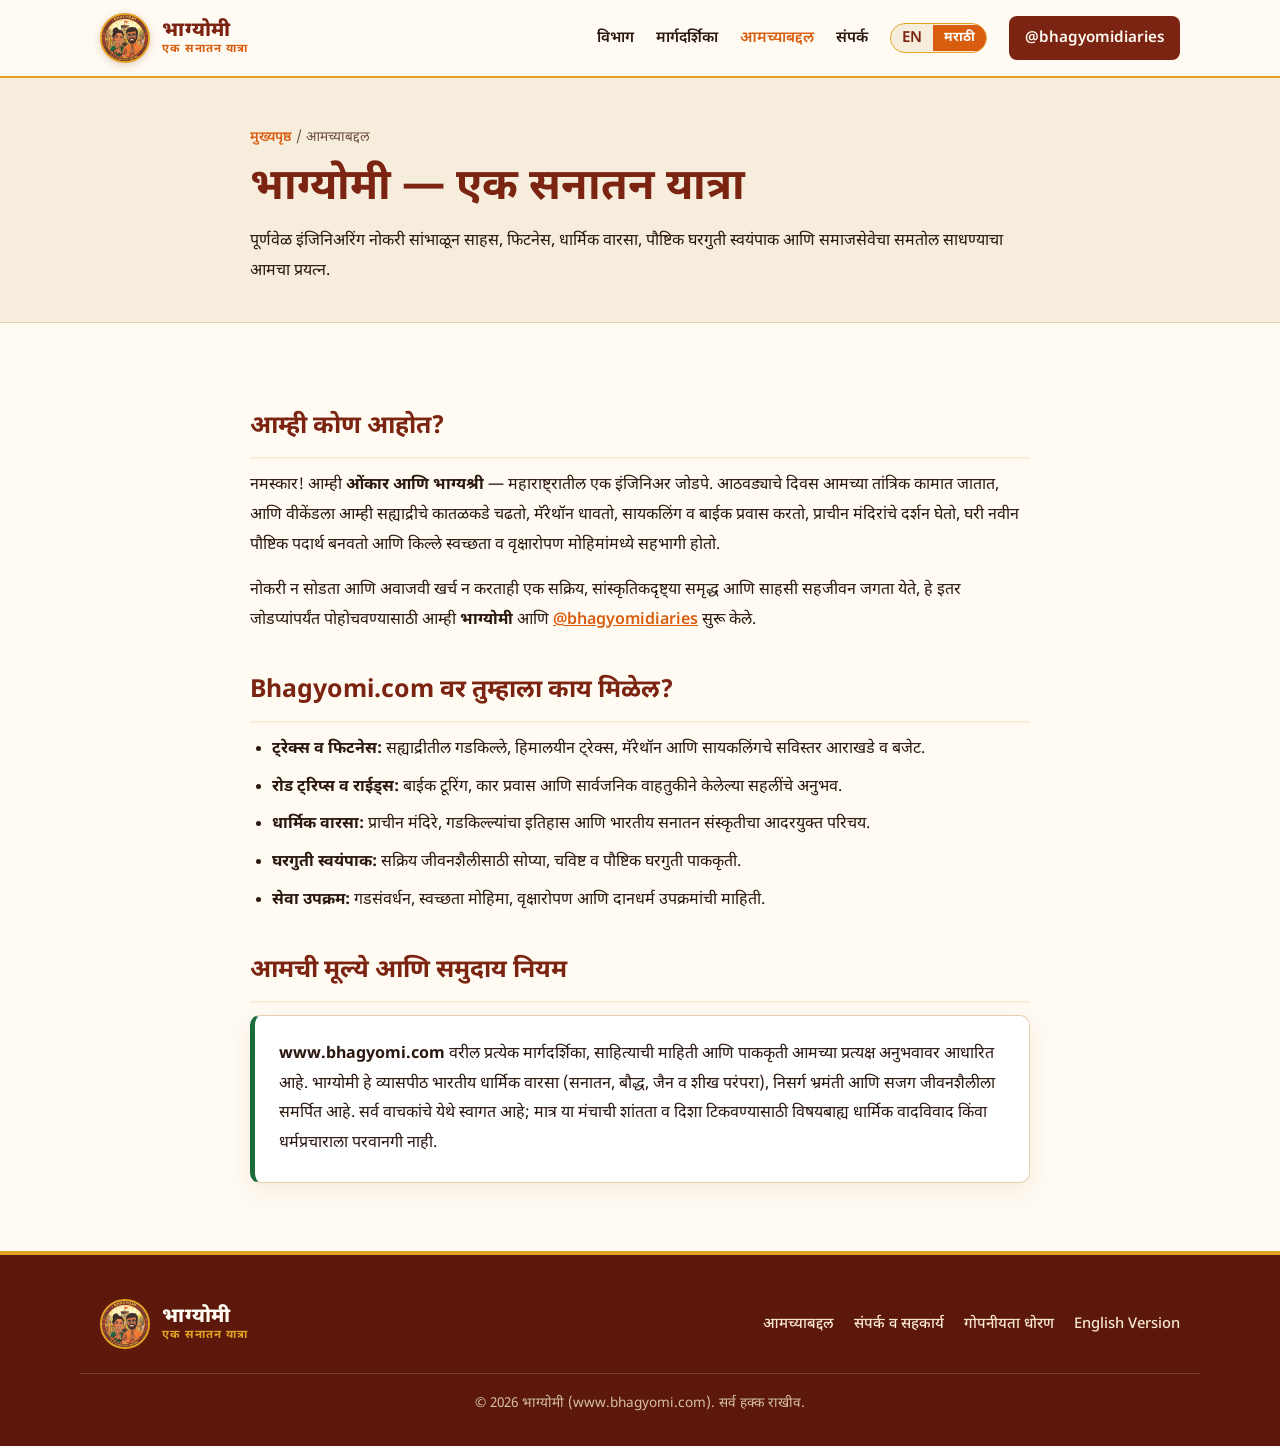
<file: mr/about.html>
<!DOCTYPE html>
<html lang="mr">
<head>
  <script async src="https://www.googletagmanager.com/gtm.js?id=GTM-TMKTP37L"></script>
  <script>
    window.dataLayer = window.dataLayer || [];
    function gtag(){dataLayer.push(arguments);}
    gtag('js', new Date());
  </script>
  <meta charset="UTF-8" />
  <meta name="viewport" content="width=device-width, initial-scale=1.0" />
  <meta name="description" content="भाग्योमी — एक सनातन यात्रा याबद्दल माहिती. इंजिनिअर जोडप्याचा ट्रेकिंग, धार्मिक वारसा, घरगुती स्वयंपाक आणि सेवा प्रवास." />
  <title>आमच्याबद्दल | भाग्योमी — एक सनातन यात्रा</title>
  <link rel="alternate" hreflang="en" href="https://www.bhagyomi.com/about.html" />
  <link rel="alternate" hreflang="mr" href="https://www.bhagyomi.com/mr/about.html" />
  <link rel="icon" type="image/jpeg" href="../assets/images/logo.png" />
  <link rel="stylesheet" href="../style.css" />
</head>
<body>

  <header class="navbar">
    <div class="container nav-inner">
      <a href="index.html" class="brand-wrap">
        <div class="logo-ring">
          <img src="../assets/images/logo.png" alt="भाग्योमी लोगो" />
        </div>
        <div class="brand-text">
          <span class="brand-title">भाग्योमी</span>
          <span class="brand-sub">एक सनातन यात्रा</span>
        </div>
      </a>
      <button class="menu-toggle" id="menuToggle" aria-label="मेनू उघडा">☰</button>
      <nav class="nav-links" id="navLinks">
        <a href="index.html#pillars">विभाग</a>
        <a href="index.html#guides">मार्गदर्शिका</a>
        <a href="about.html" class="active-link">आमच्याबद्दल</a>
        <a href="contact.html">संपर्क</a>
        <div class="lang-toggle">
          <a href="../about.html" lang="en">EN</a>
          <span class="lang-active">मराठी</span>
        </div>
        <a href="https://www.instagram.com/bhagyomidiaries/" target="_blank" rel="noopener" class="nav-cta">@bhagyomidiaries</a>
      </nav>
    </div>
  </header>

  <section class="page-header">
    <div class="container narrow">
      <div class="breadcrumb"><a href="index.html">मुख्यपृष्ठ</a> / आमच्याबद्दल</div>
      <h1>भाग्योमी — एक सनातन यात्रा</h1>
      <p>पूर्णवेळ इंजिनिअरिंग नोकरी सांभाळून साहस, फिटनेस, धार्मिक वारसा, पौष्टिक घरगुती स्वयंपाक आणि समाजसेवेचा समतोल साधण्याचा आमचा प्रयत्न.</p>
    </div>
  </section>

  <main class="prose">
    <div class="container narrow">
      <h2>आम्ही कोण आहोत?</h2>
      <p>
        नमस्कार! आम्ही <strong>ओंकार आणि भाग्यश्री</strong> — महाराष्ट्रातील एक इंजिनिअर जोडपे. आठवड्याचे दिवस आमच्या तांत्रिक कामात जातात, आणि वीकेंडला आम्ही सह्याद्रीचे कातळकडे चढतो, मॅरेथॉन धावतो, सायकलिंग व बाईक प्रवास करतो, प्राचीन मंदिरांचे दर्शन घेतो, घरी नवीन पौष्टिक पदार्थ बनवतो आणि किल्ले स्वच्छता व वृक्षारोपण मोहिमांमध्ये सहभागी होतो.
      </p>
      <p>
        नोकरी न सोडता आणि अवाजवी खर्च न करताही एक सक्रिय, सांस्कृतिकदृष्ट्या समृद्ध आणि साहसी सहजीवन जगता येते, हे इतर जोडप्यांपर्यंत पोहोचवण्यासाठी आम्ही <strong>भाग्योमी</strong> आणि <a href="https://www.instagram.com/bhagyomidiaries/" target="_blank" rel="noopener">@bhagyomidiaries</a> सुरू केले.
      </p>

      <h2>Bhagyomi.com वर तुम्हाला काय मिळेल?</h2>
      <ul>
        <li><strong>ट्रेक्स व फिटनेस:</strong> सह्याद्रीतील गडकिल्ले, हिमालयीन ट्रेक्स, मॅरेथॉन आणि सायकलिंगचे सविस्तर आराखडे व बजेट.</li>
        <li><strong>रोड ट्रिप्स व राईड्स:</strong> बाईक टूरिंग, कार प्रवास आणि सार्वजनिक वाहतुकीने केलेल्या सहलींचे अनुभव.</li>
        <li><strong>धार्मिक वारसा:</strong> प्राचीन मंदिरे, गडकिल्ल्यांचा इतिहास आणि भारतीय सनातन संस्कृतीचा आदरयुक्त परिचय.</li>
        <li><strong>घरगुती स्वयंपाक:</strong> सक्रिय जीवनशैलीसाठी सोप्या, चविष्ट व पौष्टिक घरगुती पाककृती.</li>
        <li><strong>सेवा उपक्रम:</strong> गडसंवर्धन, स्वच्छता मोहिमा, वृक्षारोपण आणि दानधर्म उपक्रमांची माहिती.</li>
      </ul>

      <h2>आमची मूल्ये आणि समुदाय नियम</h2>
      <div class="ethos-box">
        <p style="margin-bottom: 0;">
          <strong>www.bhagyomi.com</strong> वरील प्रत्येक मार्गदर्शिका, साहित्याची माहिती आणि पाककृती आमच्या प्रत्यक्ष अनुभवावर आधारित आहे. भाग्योमी हे व्यासपीठ भारतीय धार्मिक वारसा (सनातन, बौद्ध, जैन व शीख परंपरा), निसर्ग भ्रमंती आणि सजग जीवनशैलीला समर्पित आहे. सर्व वाचकांचे येथे स्वागत आहे; मात्र या मंचाची शांतता व दिशा टिकवण्यासाठी विषयबाह्य धार्मिक वादविवाद किंवा धर्मप्रचाराला परवानगी नाही.
        </p>
      </div>
    </div>
  </main>

  <footer class="footer">
    <div class="container footer-inner">
      <a href="index.html" class="brand-wrap">
        <div class="logo-ring">
          <img src="../assets/images/logo.png" alt="भाग्योमी लोगो" />
        </div>
        <div class="brand-text">
          <span class="brand-title">भाग्योमी</span>
          <span class="brand-sub">एक सनातन यात्रा</span>
        </div>
      </a>
      <div class="footer-links">
        <a href="about.html">आमच्याबद्दल</a>
        <a href="contact.html">संपर्क व सहकार्य</a>
        <a href="privacy.html">गोपनीयता धोरण</a>
        <a href="../about.html" lang="en">English Version</a>
      </div>
    </div>
    <div class="container copyright">
      © <span id="year"></span> भाग्योमी (www.bhagyomi.com). सर्व हक्क राखीव.
    </div>
  </footer>

  <script src="../script.js"></script>
</body>
</html>
</file>
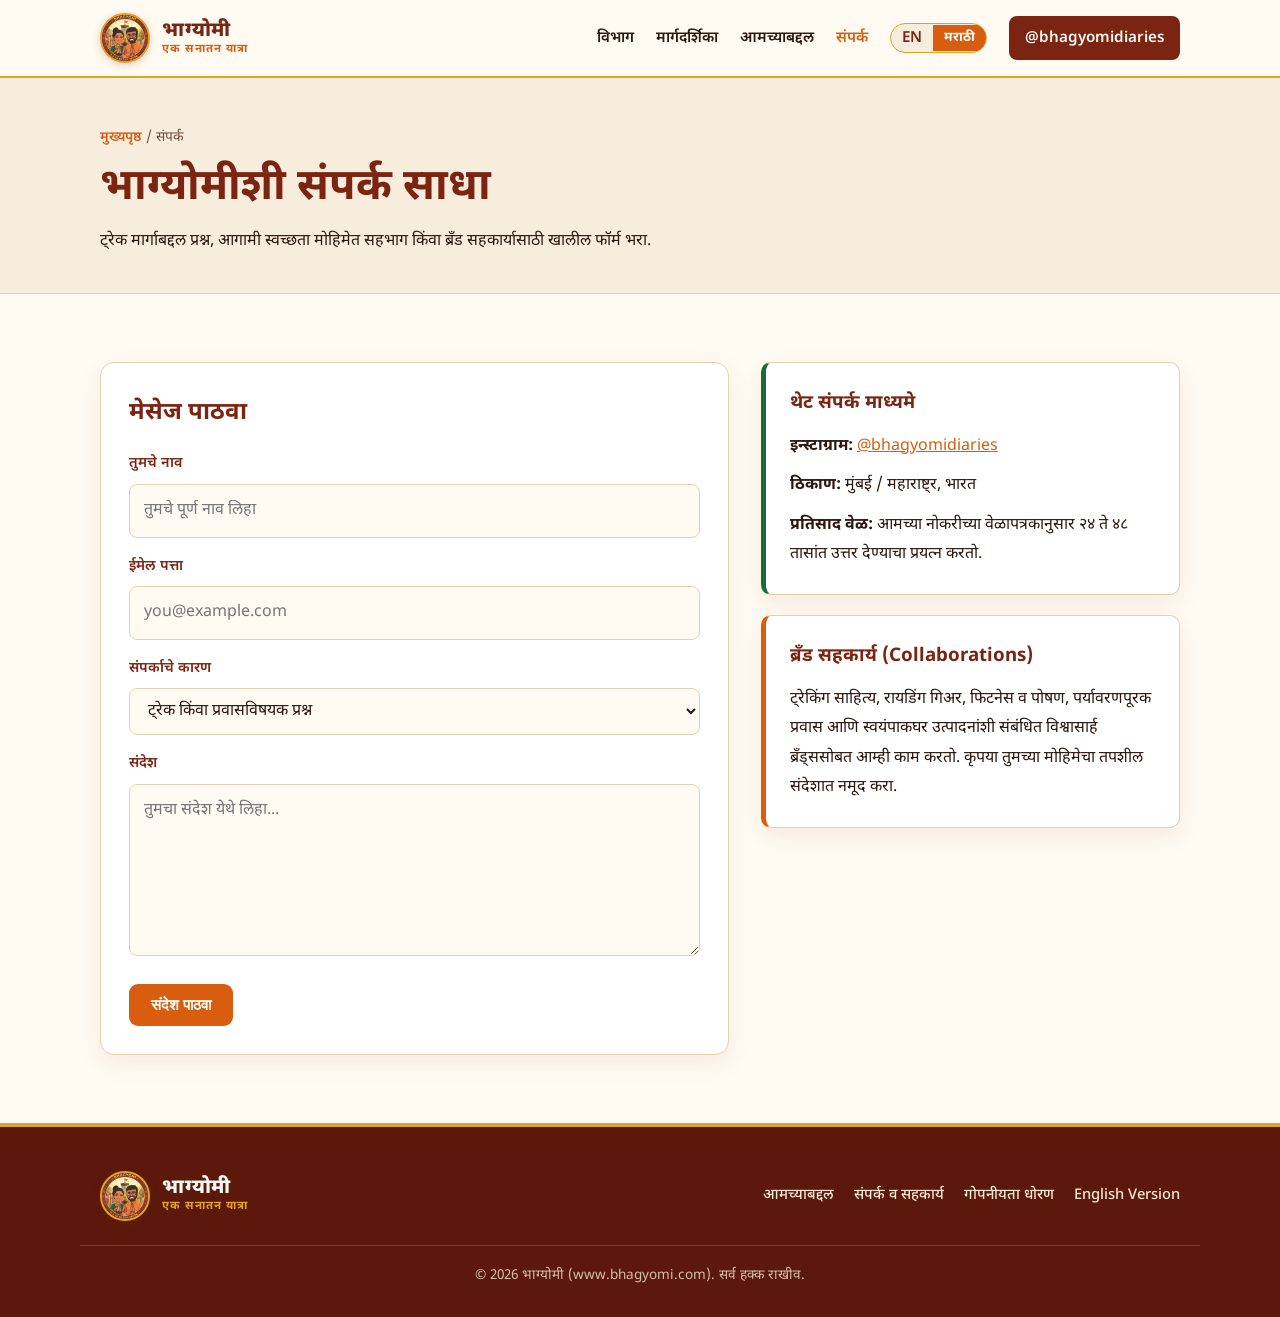
<file: mr/contact.html>
<!DOCTYPE html>
<html lang="mr">
<head>
  <script async src="https://www.googletagmanager.com/gtm.js?id=GTM-TMKTP37L"></script>
  <script>
    window.dataLayer = window.dataLayer || [];
    function gtag(){dataLayer.push(arguments);}
    gtag('js', new Date());
  </script>
  <meta charset="UTF-8" />
  <meta name="viewport" content="width=device-width, initial-scale=1.0" />
  <meta name="description" content="ट्रेकविषयी प्रश्न, किल्ले स्वच्छता व वृक्षारोपण मोहिमा किंवा ब्रँड सहकार्यासाठी भाग्योमीशी संपर्क साधा." />
  <title>संपर्क | भाग्योमी — एक सनातन यात्रा</title>
  <link rel="alternate" hreflang="en" href="https://www.bhagyomi.com/contact.html" />
  <link rel="alternate" hreflang="mr" href="https://www.bhagyomi.com/mr/contact.html" />
  <link rel="icon" type="image/jpeg" href="../assets/images/logo.png" />
  <link rel="stylesheet" href="../style.css" />
</head>
<body>

  <header class="navbar">
    <div class="container nav-inner">
      <a href="index.html" class="brand-wrap">
        <div class="logo-ring">
          <img src="../assets/images/logo.png" alt="भाग्योमी लोगो" />
        </div>
        <div class="brand-text">
          <span class="brand-title">भाग्योमी</span>
          <span class="brand-sub">एक सनातन यात्रा</span>
        </div>
      </a>
      <button class="menu-toggle" id="menuToggle" aria-label="मेनू उघडा">☰</button>
      <nav class="nav-links" id="navLinks">
        <a href="index.html#pillars">विभाग</a>
        <a href="index.html#guides">मार्गदर्शिका</a>
        <a href="about.html">आमच्याबद्दल</a>
        <a href="contact.html" class="active-link">संपर्क</a>
        <div class="lang-toggle">
          <a href="../contact.html" lang="en">EN</a>
          <span class="lang-active">मराठी</span>
        </div>
        <a href="https://www.instagram.com/bhagyomidiaries/" target="_blank" rel="noopener" class="nav-cta">@bhagyomidiaries</a>
      </nav>
    </div>
  </header>

  <section class="page-header">
    <div class="container">
      <div class="breadcrumb"><a href="index.html">मुख्यपृष्ठ</a> / संपर्क</div>
      <h1>भाग्योमीशी संपर्क साधा</h1>
      <p>ट्रेक मार्गाबद्दल प्रश्न, आगामी स्वच्छता मोहिमेत सहभाग किंवा ब्रँड सहकार्यासाठी खालील फॉर्म भरा.</p>
    </div>
  </section>

  <main class="section">
    <div class="container contact-grid">
      <div class="form-card">
        <h2 style="color: var(--maroon); margin-bottom: 16px;">मेसेज पाठवा</h2>
        <!-- येथे तुमची मोफत Web3Forms Access Key टाका -->
        <form action="https://api.web3forms.com/submit" method="POST">
          <input type="hidden" name="access_key" value="YOUR_WEB3FORMS_ACCESS_KEY" />
          <input type="hidden" name="subject" value="New Marathi Message from Bhagyomi.com" />

          <div class="form-group">
            <label for="name">तुमचे नाव</label>
            <input type="text" id="name" name="name" required placeholder="तुमचे पूर्ण नाव लिहा" />
          </div>

          <div class="form-group">
            <label for="email">ईमेल पत्ता</label>
            <input type="email" id="email" name="email" required placeholder="you@example.com" />
          </div>

          <div class="form-group">
            <label for="topic">संपर्काचे कारण</label>
            <select id="topic" name="topic">
              <option value="Trek or Travel Question">ट्रेक किंवा प्रवासविषयक प्रश्न</option>
              <option value="Community Seva / Event">स्वच्छता / वृक्षारोपण / गट ट्रेक नोंदणी</option>
              <option value="Brand Collaboration">ब्रँड सहकार्य / प्रायोजकत्व</option>
              <option value="General Feedback">सूचना किंवा अभिप्राय</option>
            </select>
          </div>

          <div class="form-group">
            <label for="message">संदेश</label>
            <textarea id="message" name="message" rows="5" required placeholder="तुमचा संदेश येथे लिहा..."></textarea>
          </div>

          <button type="submit" class="btn btn-primary">संदेश पाठवा</button>
        </form>
      </div>

      <div>
        <div class="ethos-box" style="margin-bottom: 20px;">
          <h3 style="color: var(--maroon); margin-bottom: 10px;">थेट संपर्क माध्यमे</h3>
          <p style="margin-bottom: 10px;"><strong>इन्स्टाग्राम:</strong> <a href="https://www.instagram.com/bhagyomidiaries/" target="_blank" rel="noopener" style="color: var(--saffron);">@bhagyomidiaries</a></p>
          <p style="margin-bottom: 10px;"><strong>ठिकाण:</strong> मुंबई / महाराष्ट्र, भारत</p>
          <p><strong>प्रतिसाद वेळ:</strong> आमच्या नोकरीच्या वेळापत्रकानुसार २४ ते ४८ तासांत उत्तर देण्याचा प्रयत्न करतो.</p>
        </div>

        <div class="ethos-box" style="border-left-color: var(--saffron);">
          <h3 style="color: var(--maroon); margin-bottom: 10px;">ब्रँड सहकार्य (Collaborations)</h3>
          <p>ट्रेकिंग साहित्य, रायडिंग गिअर, फिटनेस व पोषण, पर्यावरणपूरक प्रवास आणि स्वयंपाकघर उत्पादनांशी संबंधित विश्वासार्ह ब्रँड्ससोबत आम्ही काम करतो. कृपया तुमच्या मोहिमेचा तपशील संदेशात नमूद करा.</p>
        </div>
      </div>
    </div>
  </main>

  <footer class="footer">
    <div class="container footer-inner">
      <a href="index.html" class="brand-wrap">
        <div class="logo-ring">
          <img src="../assets/images/logo.png" alt="भाग्योमी लोगो" />
        </div>
        <div class="brand-text">
          <span class="brand-title">भाग्योमी</span>
          <span class="brand-sub">एक सनातन यात्रा</span>
        </div>
      </a>
      <div class="footer-links">
        <a href="about.html">आमच्याबद्दल</a>
        <a href="contact.html">संपर्क व सहकार्य</a>
        <a href="privacy.html">गोपनीयता धोरण</a>
        <a href="../contact.html" lang="en">English Version</a>
      </div>
    </div>
    <div class="container copyright">
      © <span id="year"></span> भाग्योमी (www.bhagyomi.com). सर्व हक्क राखीव.
    </div>
  </footer>

  <script src="../script.js"></script>
</body>
</html>
</file>
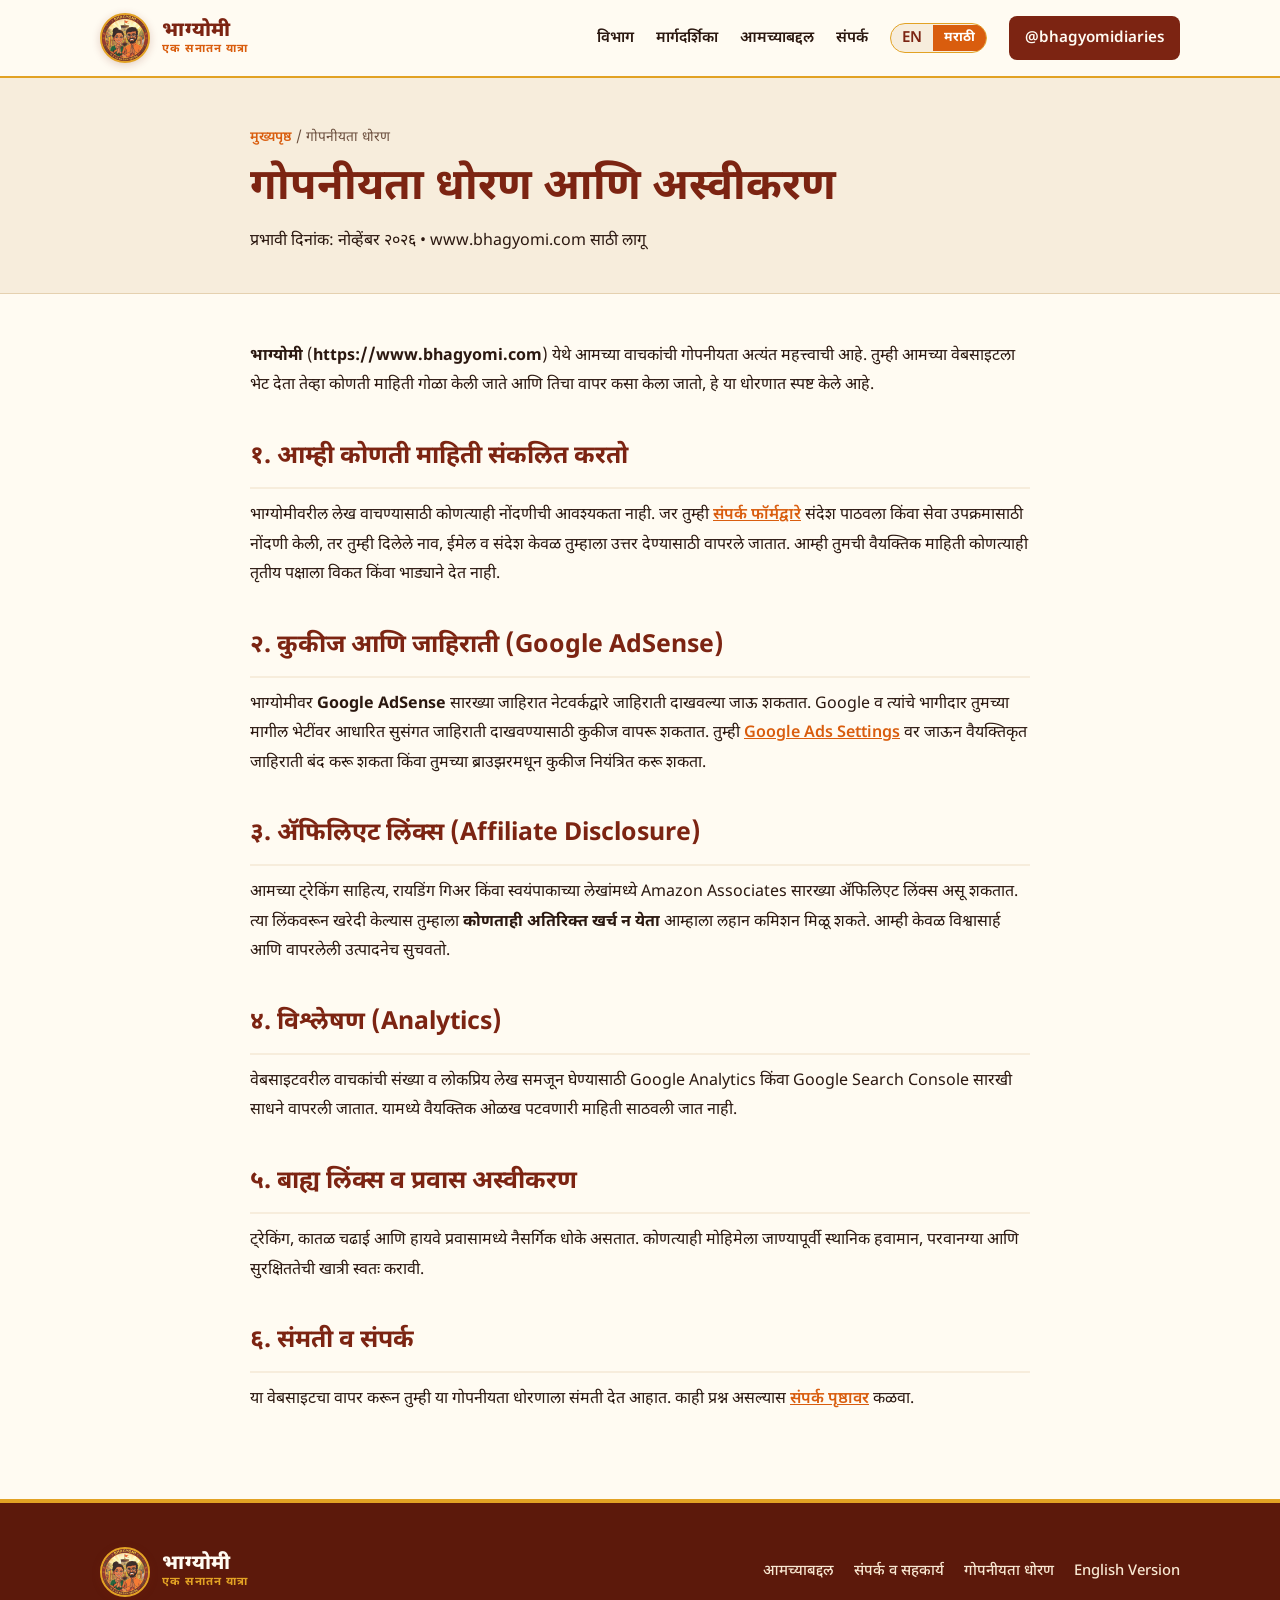
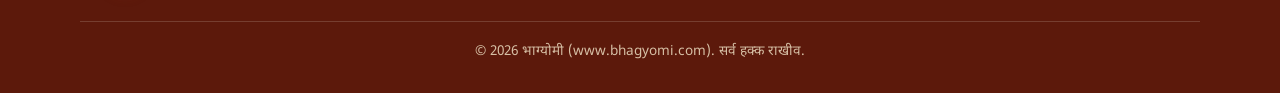
<file: mr/privacy.html>
<!DOCTYPE html>
<html lang="mr">
<head>
  <script async src="https://www.googletagmanager.com/gtm.js?id=GTM-TMKTP37L"></script>
  <script>
    window.dataLayer = window.dataLayer || [];
    function gtag(){dataLayer.push(arguments);}
    gtag('js', new Date());
  </script>
  <meta charset="UTF-8" />
  <meta name="viewport" content="width=device-width, initial-scale=1.0" />
  <meta name="description" content="www.bhagyomi.com साठी गोपनीयता धोरण, कुकी सूचना, Google AdSense आणि Affiliate प्रकटीकरण." />
  <title>गोपनीयता धोरण | भाग्योमी — एक सनातन यात्रा</title>
  <link rel="alternate" hreflang="en" href="https://www.bhagyomi.com/privacy.html" />
  <link rel="alternate" hreflang="mr" href="https://www.bhagyomi.com/mr/privacy.html" />
  <link rel="icon" type="image/jpeg" href="../assets/images/logo.png" />
  <link rel="stylesheet" href="../style.css" />
</head>
<body>

  <header class="navbar">
    <div class="container nav-inner">
      <a href="index.html" class="brand-wrap">
        <div class="logo-ring">
          <img src="../assets/images/logo.png" alt="भाग्योमी लोगो" />
        </div>
        <div class="brand-text">
          <span class="brand-title">भाग्योमी</span>
          <span class="brand-sub">एक सनातन यात्रा</span>
        </div>
      </a>
      <button class="menu-toggle" id="menuToggle" aria-label="मेनू उघडा">☰</button>
      <nav class="nav-links" id="navLinks">
        <a href="index.html#pillars">विभाग</a>
        <a href="index.html#guides">मार्गदर्शिका</a>
        <a href="about.html">आमच्याबद्दल</a>
        <a href="contact.html">संपर्क</a>
        <div class="lang-toggle">
          <a href="../privacy.html" lang="en">EN</a>
          <span class="lang-active">मराठी</span>
        </div>
        <a href="https://www.instagram.com/bhagyomidiaries/" target="_blank" rel="noopener" class="nav-cta">@bhagyomidiaries</a>
      </nav>
    </div>
  </header>

  <section class="page-header">
    <div class="container narrow">
      <div class="breadcrumb"><a href="index.html">मुख्यपृष्ठ</a> / गोपनीयता धोरण</div>
      <h1>गोपनीयता धोरण आणि अस्वीकरण</h1>
      <p>प्रभावी दिनांक: नोव्हेंबर २०२६ • www.bhagyomi.com साठी लागू</p>
    </div>
  </section>

  <main class="prose">
    <div class="container narrow">
      <p>
        <strong>भाग्योमी</strong> (<strong>https://www.bhagyomi.com</strong>) येथे आमच्या वाचकांची गोपनीयता अत्यंत महत्त्वाची आहे. तुम्ही आमच्या वेबसाइटला भेट देता तेव्हा कोणती माहिती गोळा केली जाते आणि तिचा वापर कसा केला जातो, हे या धोरणात स्पष्ट केले आहे.
      </p>

      <h2>१. आम्ही कोणती माहिती संकलित करतो</h2>
      <p>
        भाग्योमीवरील लेख वाचण्यासाठी कोणत्याही नोंदणीची आवश्यकता नाही. जर तुम्ही <a href="contact.html">संपर्क फॉर्मद्वारे</a> संदेश पाठवला किंवा सेवा उपक्रमासाठी नोंदणी केली, तर तुम्ही दिलेले नाव, ईमेल व संदेश केवळ तुम्हाला उत्तर देण्यासाठी वापरले जातात. आम्ही तुमची वैयक्तिक माहिती कोणत्याही तृतीय पक्षाला विकत किंवा भाड्याने देत नाही.
      </p>

      <h2>२. कुकीज आणि जाहिराती (Google AdSense)</h2>
      <p>
        भाग्योमीवर <strong>Google AdSense</strong> सारख्या जाहिरात नेटवर्कद्वारे जाहिराती दाखवल्या जाऊ शकतात. Google व त्यांचे भागीदार तुमच्या मागील भेटींवर आधारित सुसंगत जाहिराती दाखवण्यासाठी कुकीज वापरू शकतात. तुम्ही <a href="https://www.google.com/settings/ads" target="_blank" rel="noopener">Google Ads Settings</a> वर जाऊन वैयक्तिकृत जाहिराती बंद करू शकता किंवा तुमच्या ब्राउझरमधून कुकीज नियंत्रित करू शकता.
      </p>

      <h2>३. ॲफिलिएट लिंक्स (Affiliate Disclosure)</h2>
      <p>
        आमच्या ट्रेकिंग साहित्य, रायडिंग गिअर किंवा स्वयंपाकाच्या लेखांमध्ये Amazon Associates सारख्या ॲफिलिएट लिंक्स असू शकतात. त्या लिंकवरून खरेदी केल्यास तुम्हाला <strong>कोणताही अतिरिक्त खर्च न येता</strong> आम्हाला लहान कमिशन मिळू शकते. आम्ही केवळ विश्वासार्ह आणि वापरलेली उत्पादनेच सुचवतो.
      </p>

      <h2>४. विश्लेषण (Analytics)</h2>
      <p>
        वेबसाइटवरील वाचकांची संख्या व लोकप्रिय लेख समजून घेण्यासाठी Google Analytics किंवा Google Search Console सारखी साधने वापरली जातात. यामध्ये वैयक्तिक ओळख पटवणारी माहिती साठवली जात नाही.
      </p>

      <h2>५. बाह्य लिंक्स व प्रवास अस्वीकरण</h2>
      <p>
        ट्रेकिंग, कातळ चढाई आणि हायवे प्रवासामध्ये नैसर्गिक धोके असतात. कोणत्याही मोहिमेला जाण्यापूर्वी स्थानिक हवामान, परवानग्या आणि सुरक्षिततेची खात्री स्वतः करावी.
      </p>

      <h2>६. संमती व संपर्क</h2>
      <p>
        या वेबसाइटचा वापर करून तुम्ही या गोपनीयता धोरणाला संमती देत आहात. काही प्रश्न असल्यास <a href="contact.html">संपर्क पृष्ठावर</a> कळवा.
      </p>
    </div>
  </main>

  <footer class="footer">
    <div class="container footer-inner">
      <a href="index.html" class="brand-wrap">
        <div class="logo-ring">
          <img src="../assets/images/logo.png" alt="भाग्योमी लोगो" />
        </div>
        <div class="brand-text">
          <span class="brand-title">भाग्योमी</span>
          <span class="brand-sub">एक सनातन यात्रा</span>
        </div>
      </a>
      <div class="footer-links">
        <a href="about.html">आमच्याबद्दल</a>
        <a href="contact.html">संपर्क व सहकार्य</a>
        <a href="privacy.html">गोपनीयता धोरण</a>
        <a href="../privacy.html" lang="en">English Version</a>
      </div>
    </div>
    <div class="container copyright">
      © <span id="year"></span> भाग्योमी (www.bhagyomi.com). सर्व हक्क राखीव.
    </div>
  </footer>

  <script src="../script.js"></script>
</body>
</html>
</file>
<file: style.css>
@import url('https://fonts.googleapis.com/css2?family=Noto+Sans+Devanagari:wght@400;600;700;800&display=swap');

:root {
  --bg: #fffbf2;
  --bg-alt: #f7eddc;
  --card: #ffffff;
  --border: #e5d1b0;
  --maroon: #7c2412;
  --maroon-dark: #5c190b;
  --saffron: #d95d0e;
  --saffron-hover: #b84b07;
  --gold: #e2a224;
  --green: #1b6b3a;
  --text: #2b1810;
  --muted: #6b4e3d;
  --radius: 14px;
  --shadow: 0 8px 24px rgba(124, 36, 18, 0.08);
}

* {
  box-sizing: border-box;
  margin: 0;
  padding: 0;
}

html {
  scroll-behavior: smooth;
}

body {
  font-family: system-ui, -apple-system, "Segoe UI", Roboto, sans-serif;
  background-color: var(--bg);
  color: var(--text);
  line-height: 1.7;
}

img {
  max-width: 100%;
  display: block;
}

.container {
  width: 100%;
  max-width: 1120px;
  margin: 0 auto;
  padding: 0 20px;
}

.narrow {
  max-width: 820px;
}

/* Circular logo mask (hides black square corners of logo.jpg cleanly) */
.logo-ring {
  width: 50px;
  height: 50px;
  border-radius: 50%;
  overflow: hidden;
  border: 2px solid var(--gold);
  box-shadow: 0 2px 8px rgba(124, 36, 18, 0.22);
  flex-shrink: 0;
  background: var(--maroon);
}

.logo-ring img {
  width: 100%;
  height: 100%;
  object-fit: cover;
  transform: scale(1.03);
}

.hero-emblem-ring {
  width: 248px;
  height: 248px;
  margin: 0 auto;
  border-radius: 50%;
  overflow: hidden;
  border: 4px solid var(--gold);
  box-shadow: 0 16px 38px rgba(124, 36, 18, 0.22);
  background: var(--maroon);
}

.hero-emblem-ring img {
  width: 100%;
  height: 100%;
  object-fit: cover;
  transform: scale(1.03);
}

/* Navbar */
.navbar {
  position: sticky;
  top: 0;
  z-index: 100;
  background: rgba(255, 251, 242, 0.96);
  backdrop-filter: blur(10px);
  border-bottom: 2px solid var(--gold);
}

.nav-inner {
  display: flex;
  align-items: center;
  justify-content: space-between;
  height: 76px;
}

.brand-wrap {
  display: flex;
  align-items: center;
  gap: 12px;
  text-decoration: none;
}

.brand-text {
  display: flex;
  flex-direction: column;
  line-height: 1.15;
}

.brand-title {
  font-size: 1.25rem;
  font-weight: 800;
  letter-spacing: 0.8px;
  color: var(--maroon);
}

.brand-sub {
  font-size: 0.72rem;
  font-weight: 700;
  letter-spacing: 1px;
  text-transform: uppercase;
  color: var(--saffron);
}

.nav-links {
  display: flex;
  align-items: center;
  gap: 22px;
}

.nav-links a {
  color: var(--text);
  text-decoration: none;
  font-weight: 600;
  font-size: 0.95rem;
  transition: color 0.2s;
}

.nav-links a:hover,
.nav-links a.active-link {
  color: var(--saffron);
}

.nav-cta {
  padding: 8px 16px;
  background: var(--maroon);
  color: #fffbf2 !important;
  border-radius: 8px;
}

.nav-cta:hover {
  background: var(--saffron);
}

.menu-toggle {
  display: none;
  background: var(--bg-alt);
  border: 1px solid var(--border);
  color: var(--maroon);
  font-size: 1.35rem;
  padding: 4px 11px;
  border-radius: 8px;
  cursor: pointer;
}

/* Hero */
.hero {
  padding: 68px 0 64px;
  background: radial-gradient(circle at top right, rgba(226, 162, 36, 0.24), transparent 48%),
              radial-gradient(circle at bottom left, rgba(27, 107, 58, 0.08), transparent 45%);
  border-bottom: 1px solid var(--border);
}

.hero-grid {
  display: grid;
  grid-template-columns: 1.35fr 0.65fr;
  gap: 40px;
  align-items: center;
}

.badge {
  display: inline-block;
  font-size: 0.78rem;
  font-weight: 700;
  letter-spacing: 0.6px;
  text-transform: uppercase;
  color: var(--green);
  background: rgba(27, 107, 58, 0.1);
  border: 1px solid rgba(27, 107, 58, 0.3);
  padding: 6px 14px;
  border-radius: 999px;
  margin-bottom: 16px;
}

.hero h1 {
  font-size: clamp(2rem, 4.5vw, 3.1rem);
  line-height: 1.15;
  color: var(--maroon);
  margin-bottom: 16px;
}

.accent {
  color: var(--saffron);
}

.hero p {
  font-size: 1.06rem;
  color: var(--muted);
  margin-bottom: 26px;
}

.hero-actions {
  display: flex;
  flex-wrap: wrap;
  gap: 14px;
}

.btn {
  display: inline-block;
  padding: 12px 22px;
  border-radius: 9px;
  font-weight: 700;
  text-decoration: none;
  cursor: pointer;
  border: none;
  font-size: 0.96rem;
  transition: all 0.2s;
}

.btn-primary {
  background: var(--saffron);
  color: #ffffff;
}

.btn-primary:hover {
  background: var(--saffron-hover);
}

.btn-outline {
  border: 2px solid var(--maroon);
  color: var(--maroon);
  background: transparent;
}

.btn-outline:hover {
  background: var(--maroon);
  color: #ffffff;
}

/* Sections */
.section {
  padding: 68px 0;
}

.section-alt {
  background: var(--bg-alt);
  border-top: 1px solid var(--border);
  border-bottom: 1px solid var(--border);
}

.section-header {
  margin-bottom: 32px;
}

.section-header h2 {
  font-size: 1.9rem;
  color: var(--maroon);
  margin-bottom: 8px;
}

.section-header p {
  color: var(--muted);
}

/* 5 Pillars */
.pillar-grid {
  display: grid;
  grid-template-columns: repeat(auto-fit, minmax(200px, 1fr));
  gap: 18px;
}

.pillar-card {
  text-align: left;
  background: var(--card);
  border: 1px solid var(--border);
  border-top: 4px solid var(--gold);
  border-radius: var(--radius);
  padding: 22px;
  color: var(--text);
  cursor: pointer;
  box-shadow: var(--shadow);
  transition: transform 0.2s, border-color 0.2s;
}

.pillar-card:hover {
  transform: translateY(-4px);
  border-top-color: var(--saffron);
}

.pillar-tag {
  font-family: monospace;
  font-size: 0.84rem;
  font-weight: 700;
  color: var(--green);
  margin-bottom: 8px;
}

.pillar-card h3 {
  font-size: 1.1rem;
  color: var(--maroon);
  margin-bottom: 8px;
}

.pillar-card p {
  font-size: 0.9rem;
  color: var(--muted);
}

/* Filter Bar & Guides */
.filter-bar {
  display: flex;
  flex-wrap: wrap;
  gap: 10px;
  margin-bottom: 28px;
}

.filter-btn {
  background: var(--card);
  color: var(--maroon);
  border: 1px solid var(--border);
  padding: 8px 16px;
  border-radius: 999px;
  font-size: 0.9rem;
  font-weight: 600;
  cursor: pointer;
  transition: all 0.2s;
}

.filter-btn:hover,
.filter-btn.active {
  background: var(--maroon);
  color: #fffbf2;
  border-color: var(--maroon);
}

.guide-grid {
  display: grid;
  grid-template-columns: repeat(auto-fit, minmax(290px, 1fr));
  gap: 22px;
}

.guide-card {
  background: var(--card);
  border: 1px solid var(--border);
  border-radius: var(--radius);
  padding: 24px;
  display: flex;
  flex-direction: column;
  justify-content: space-between;
  box-shadow: var(--shadow);
}

.guide-card.hidden {
  display: none;
}

.card-pill {
  display: inline-block;
  align-self: flex-start;
  font-size: 0.75rem;
  font-weight: 700;
  color: var(--saffron);
  background: rgba(217, 93, 14, 0.12);
  padding: 4px 10px;
  border-radius: 999px;
  margin-bottom: 12px;
}

.guide-card h3 {
  font-size: 1.15rem;
  color: var(--maroon);
  margin-bottom: 10px;
}

.guide-card p {
  font-size: 0.95rem;
  color: var(--muted);
  margin-bottom: 20px;
}

.card-meta {
  display: flex;
  justify-content: space-between;
  align-items: center;
  border-top: 1px solid var(--border);
  padding-top: 14px;
  font-size: 0.85rem;
  color: var(--muted);
}

.read-more {
  background: none;
  border: none;
  color: var(--green);
  font-weight: 700;
  text-decoration: none;
  cursor: pointer;
  font-size: 0.9rem;
}

.read-more:hover {
  color: var(--saffron);
  text-decoration: underline;
}

/* Event Banner */
.event-box {
  background: linear-gradient(135deg, var(--maroon), #9e3214);
  color: #fffbf2;
  border: 2px solid var(--gold);
  border-radius: var(--radius);
  padding: 36px;
  display: flex;
  flex-wrap: wrap;
  align-items: center;
  justify-content: space-between;
  gap: 24px;
}

.event-box .badge {
  background: rgba(255, 251, 242, 0.16);
  color: #fde68a;
  border-color: rgba(253, 230, 138, 0.4);
}

.event-box h2 {
  color: #ffffff;
}

.event-box p {
  color: #f8e7d1;
  max-width: 580px;
  margin-top: 10px;
}

.event-actions {
  display: flex;
  flex-direction: column;
  gap: 8px;
}

.helper-note {
  font-size: 0.8rem;
  color: #fde68a;
}

/* Ethos & Info Boxes */
.ethos-box {
  background: var(--card);
  border: 1px solid var(--border);
  border-left: 5px solid var(--green);
  border-radius: 10px;
  padding: 24px;
  box-shadow: var(--shadow);
}

/* Article & Legal Pages */
.page-header {
  background: var(--bg-alt);
  border-bottom: 1px solid var(--border);
  padding: 48px 0 36px;
}

.page-header h1 {
  font-size: clamp(1.9rem, 4vw, 2.7rem);
  color: var(--maroon);
  line-height: 1.2;
  margin-bottom: 12px;
}

.breadcrumb {
  font-size: 0.86rem;
  color: var(--muted);
  margin-bottom: 12px;
}

.breadcrumb a {
  color: var(--saffron);
  text-decoration: none;
  font-weight: 600;
}

.article-meta {
  display: flex;
  flex-wrap: wrap;
  gap: 14px;
  font-size: 0.88rem;
  color: var(--muted);
  margin-top: 12px;
}

.prose {
  padding: 48px 0 68px;
}

.prose h2 {
  color: var(--maroon);
  font-size: 1.55rem;
  margin: 34px 0 12px;
  padding-bottom: 6px;
  border-bottom: 2px solid var(--bg-alt);
}

.prose h3 {
  color: var(--green);
  font-size: 1.18rem;
  margin: 22px 0 8px;
}

.prose p {
  margin-bottom: 16px;
  color: var(--text);
}

.prose a {
  color: var(--saffron);
  font-weight: 600;
}

.prose ul,
.prose ol {
  margin: 0 0 18px 22px;
}

.prose li {
  margin-bottom: 8px;
}

.info-grid {
  display: grid;
  grid-template-columns: repeat(auto-fit, minmax(170px, 1fr));
  gap: 14px;
  margin: 24px 0 30px;
}

.info-stat {
  background: var(--card);
  border: 1px solid var(--border);
  border-top: 3px solid var(--saffron);
  border-radius: 10px;
  padding: 16px;
}

.info-stat span {
  display: block;
  font-size: 0.78rem;
  text-transform: uppercase;
  color: var(--muted);
  font-weight: 700;
}

.info-stat strong {
  color: var(--maroon);
  font-size: 1.05rem;
}

.data-table {
  width: 100%;
  border-collapse: collapse;
  margin: 18px 0 26px;
  background: var(--card);
  border: 1px solid var(--border);
  border-radius: 10px;
  overflow: hidden;
}

.data-table th,
.data-table td {
  padding: 12px 16px;
  text-align: left;
  border-bottom: 1px solid var(--border);
  font-size: 0.94rem;
}

.data-table th {
  background: var(--maroon);
  color: #fffbf2;
}

.callout {
  background: var(--bg-alt);
  border-left: 4px solid var(--saffron);
  padding: 18px 20px;
  border-radius: 8px;
  margin: 22px 0;
}

/* Contact Form */
.contact-grid {
  display: grid;
  grid-template-columns: 1.2fr 0.8fr;
  gap: 32px;
  align-items: start;
}

.form-card {
  background: var(--card);
  border: 1px solid var(--border);
  border-radius: var(--radius);
  padding: 28px;
  box-shadow: var(--shadow);
}

.form-group {
  margin-bottom: 16px;
}

.form-group label {
  display: block;
  font-weight: 600;
  font-size: 0.9rem;
  color: var(--maroon);
  margin-bottom: 6px;
}

.form-group input,
.form-group select,
.form-group textarea {
  width: 100%;
  padding: 11px 14px;
  border: 1px solid var(--border);
  border-radius: 8px;
  background: var(--bg);
  color: var(--text);
  font: inherit;
}

.form-group input:focus,
.form-group select:focus,
.form-group textarea:focus {
  outline: 2px solid var(--saffron);
  border-color: var(--saffron);
}

/* Footer */
.footer {
  background: var(--maroon-dark);
  color: #f8e7d1;
  padding: 44px 0 28px;
  border-top: 4px solid var(--gold);
}

.footer-inner {
  display: flex;
  flex-wrap: wrap;
  justify-content: space-between;
  align-items: center;
  gap: 20px;
  padding-bottom: 24px;
  border-bottom: 1px solid rgba(255, 251, 242, 0.16);
}

.footer .brand-title {
  color: #fffbf2;
}

.footer .brand-sub {
  color: var(--gold);
}

.footer-links {
  display: flex;
  flex-wrap: wrap;
  gap: 20px;
}

.footer-links a {
  color: #f8e7d1;
  text-decoration: none;
  font-size: 0.92rem;
  font-weight: 500;
}

.footer-links a:hover {
  color: var(--gold);
}

.copyright {
  padding-top: 18px;
  font-size: 0.85rem;
  color: #d6bfa5;
  text-align: center;
}

/* Modal */
.modal-backdrop {
  position: fixed;
  inset: 0;
  background: rgba(43, 24, 16, 0.72);
  display: none;
  align-items: center;
  justify-content: center;
  padding: 20px;
  z-index: 200;
}

.modal-backdrop.open {
  display: flex;
}

.modal-box {
  background: var(--card);
  border: 2px solid var(--gold);
  border-radius: var(--radius);
  max-width: 560px;
  width: 100%;
  padding: 28px;
  position: relative;
}

.modal-close {
  position: absolute;
  top: 12px;
  right: 16px;
  background: none;
  border: none;
  color: var(--maroon);
  font-size: 1.7rem;
  cursor: pointer;
}

.modal-box h3 {
  color: var(--maroon);
  margin-bottom: 12px;
}

.modal-box p {
  color: var(--muted);
  margin-bottom: 18px;
}

.modal-footer {
  border-top: 1px solid var(--border);
  padding-top: 12px;
  color: var(--green);
}

/* Responsive */
@media (max-width: 768px) {
  .menu-toggle {
    display: block;
  }

  .nav-links {
    display: none;
    position: absolute;
    top: 76px;
    left: 0;
    right: 0;
    background: var(--bg);
    border-bottom: 2px solid var(--gold);
    flex-direction: column;
    padding: 20px;
    gap: 16px;
  }

  .nav-links.open {
    display: flex;
  }

  .hero-grid,
  .contact-grid {
    grid-template-columns: 1fr;
  }

  .hero-emblem-ring {
    width: 196px;
    height: 196px;
    order: -1;
  }
}

/* Responsive Photo Gallery & Lightbox */
.gallery-grid {
  display: grid;
  grid-template-columns: repeat(auto-fit, minmax(220px, 1fr));
  gap: 16px;
  margin: 24px 0 32px;
}

.gallery-card {
  background: var(--card);
  border: 1px solid var(--border);
  border-radius: 12px;
  overflow: hidden;
  cursor: pointer;
  box-shadow: var(--shadow);
  transition: transform 0.2s, border-color 0.2s;
}

.gallery-card:hover {
  transform: translateY(-3px);
  border-color: var(--gold);
}

.gallery-card img {
  width: 100%;
  aspect-ratio: 4 / 3;
  object-fit: cover;
}

.gallery-card figcaption {
  padding: 10px 12px;
  font-size: 0.85rem;
  color: var(--muted);
  font-weight: 500;
}

.lightbox {
  position: fixed;
  inset: 0;
  background: rgba(25, 12, 7, 0.92);
  display: none;
  flex-direction: column;
  align-items: center;
  justify-content: center;
  padding: 24px;
  z-index: 300;
}

.lightbox.open {
  display: flex;
}

.lightbox img {
  max-width: 92vw;
  max-height: 78vh;
  object-fit: contain;
  border-radius: 10px;
  border: 2px solid var(--gold);
}

.lightbox-caption {
  color: #f8e7d1;
  margin-top: 14px;
  font-size: 0.95rem;
  text-align: center;
  max-width: 680px;
}

.lightbox-close,
.lightbox-nav {
  position: absolute;
  background: rgba(124, 36, 18, 0.85);
  color: #fffbf2;
  border: 1px solid var(--gold);
  border-radius: 50%;
  width: 44px;
  height: 44px;
  font-size: 1.4rem;
  cursor: pointer;
  display: flex;
  align-items: center;
  justify-content: center;
}

.lightbox-close {
  top: 20px;
  right: 22px;
}

.lightbox-prev {
  left: 20px;
  top: 50%;
  transform: translateY(-50%);
}

.lightbox-next {
  right: 20px;
  top: 50%;
  transform: translateY(-50%);
}

.lightbox-close:hover,
.lightbox-nav:hover {
  background: var(--saffron);
}

/* Marathi Typography & Language Switcher */
html[lang="mr"] body {
  font-family: "Noto Sans Devanagari", system-ui, -apple-system, sans-serif;
  line-height: 1.85;
}

.lang-toggle {
  display: inline-flex;
  align-items: center;
  border: 1px solid var(--gold);
  border-radius: 999px;
  overflow: hidden;
  background: var(--bg-alt);
  font-size: 0.82rem;
  font-weight: 700;
  flex-shrink: 0;
}

.lang-toggle a,
.lang-toggle span {
  padding: 5px 11px;
  text-decoration: none;
  line-height: 1.2;
}

.lang-toggle a {
  color: var(--maroon);
  transition: background 0.2s, color 0.2s;
}

.lang-toggle a:hover {
  background: rgba(217, 93, 14, 0.14);
  color: var(--saffron);
}

.lang-toggle .lang-active {
  background: var(--saffron);
  color: #ffffff;
}
</file>
